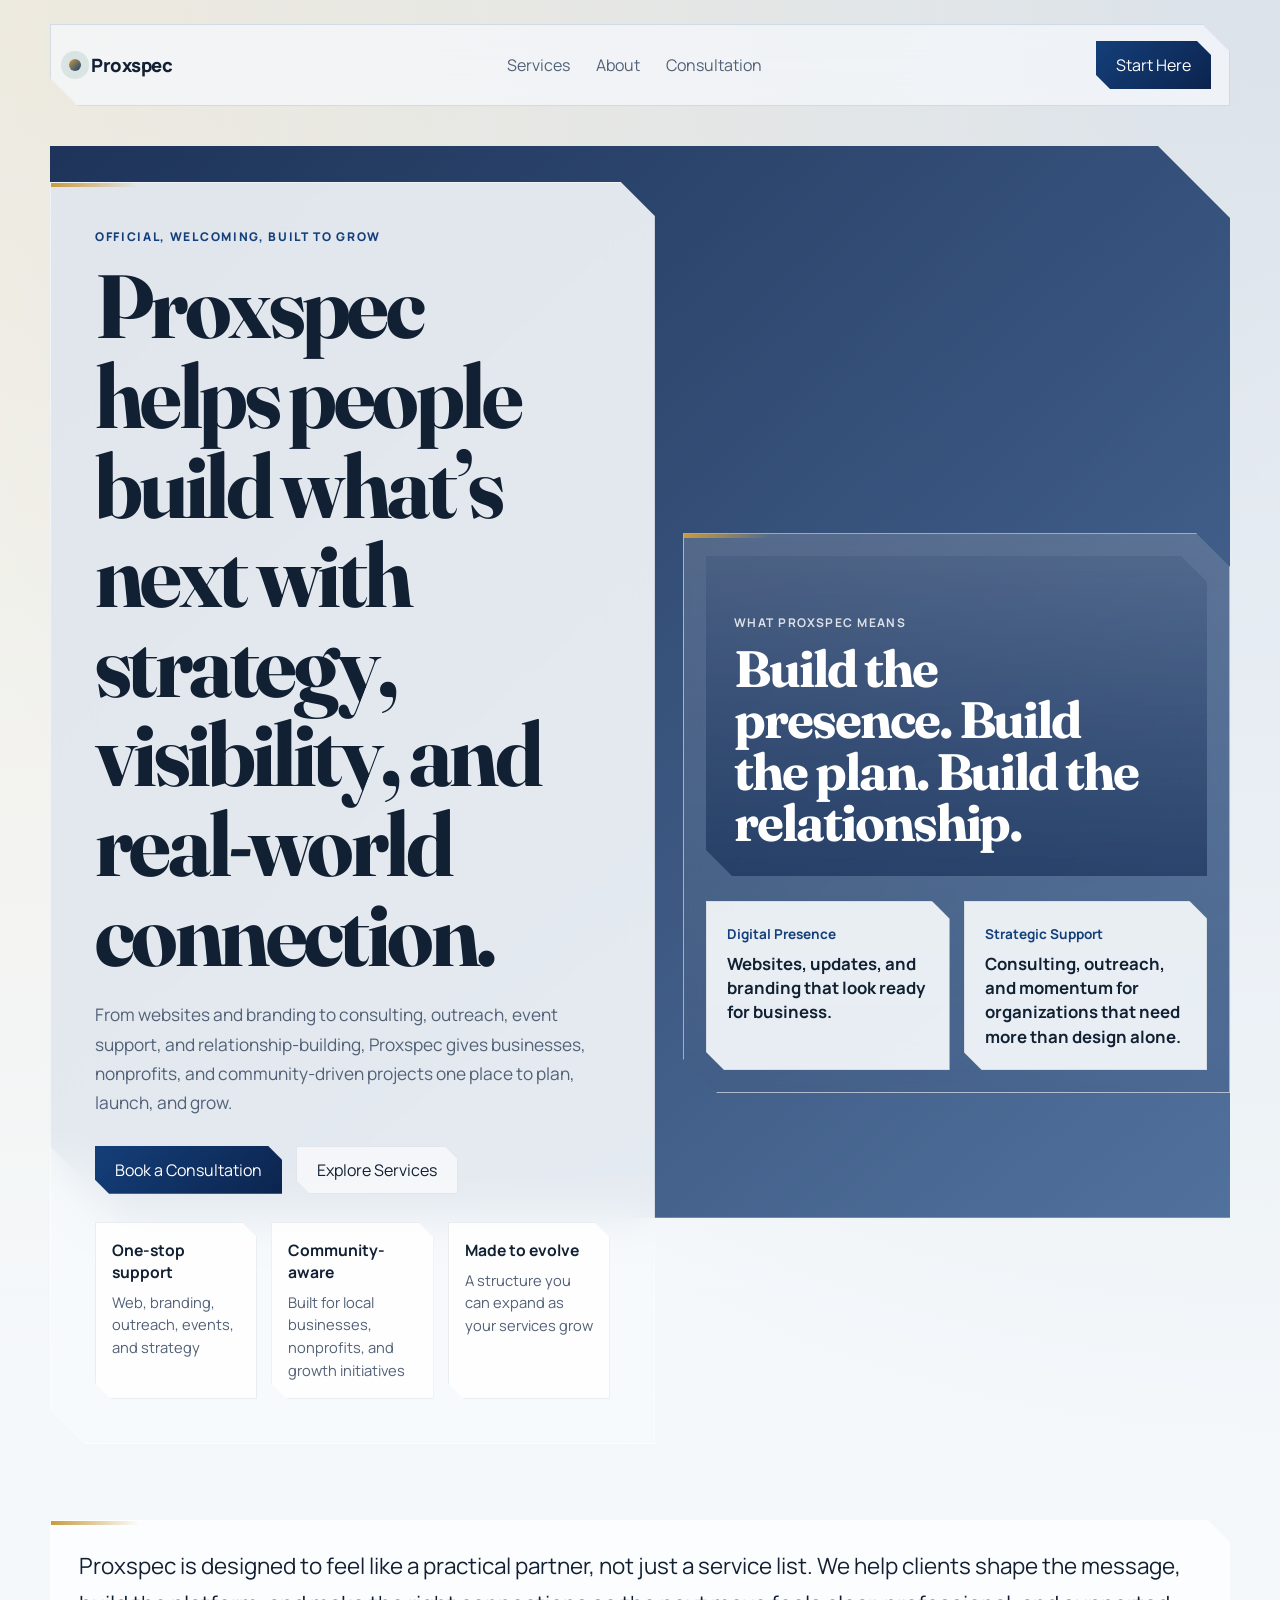
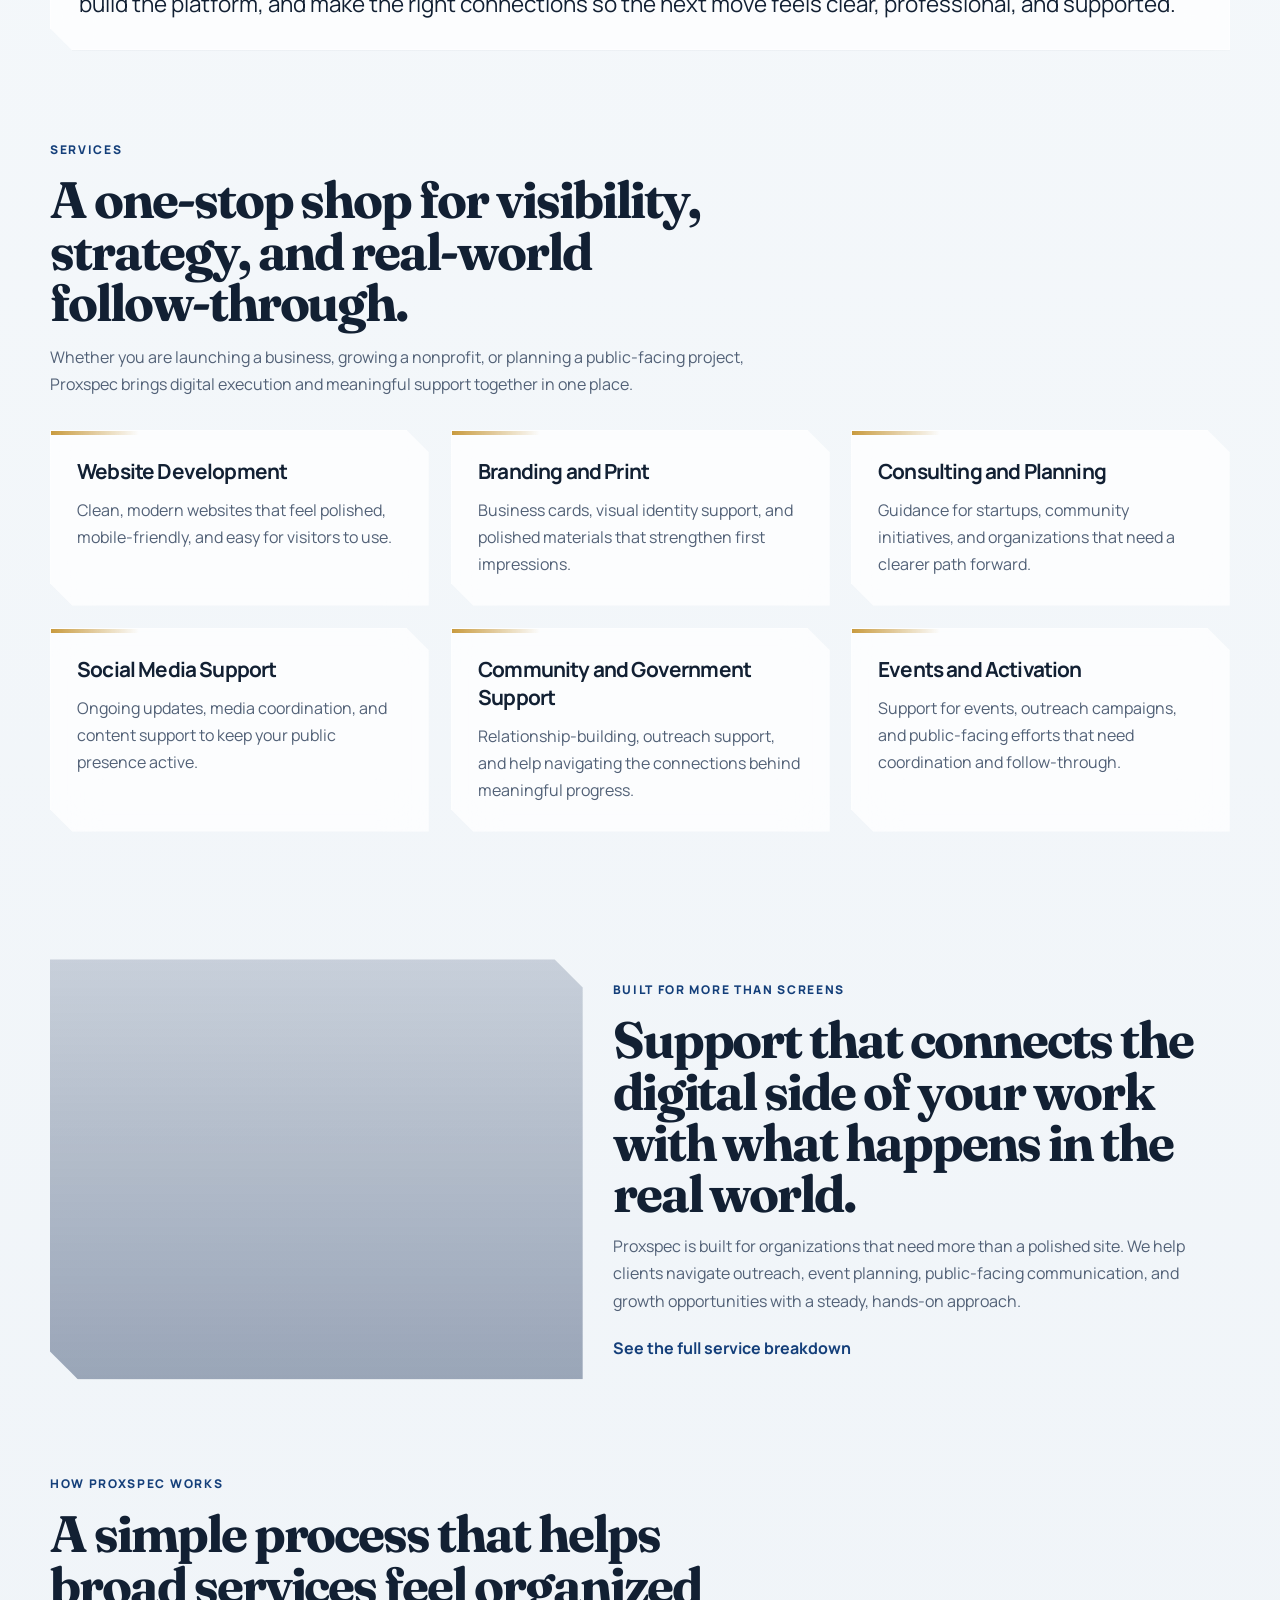
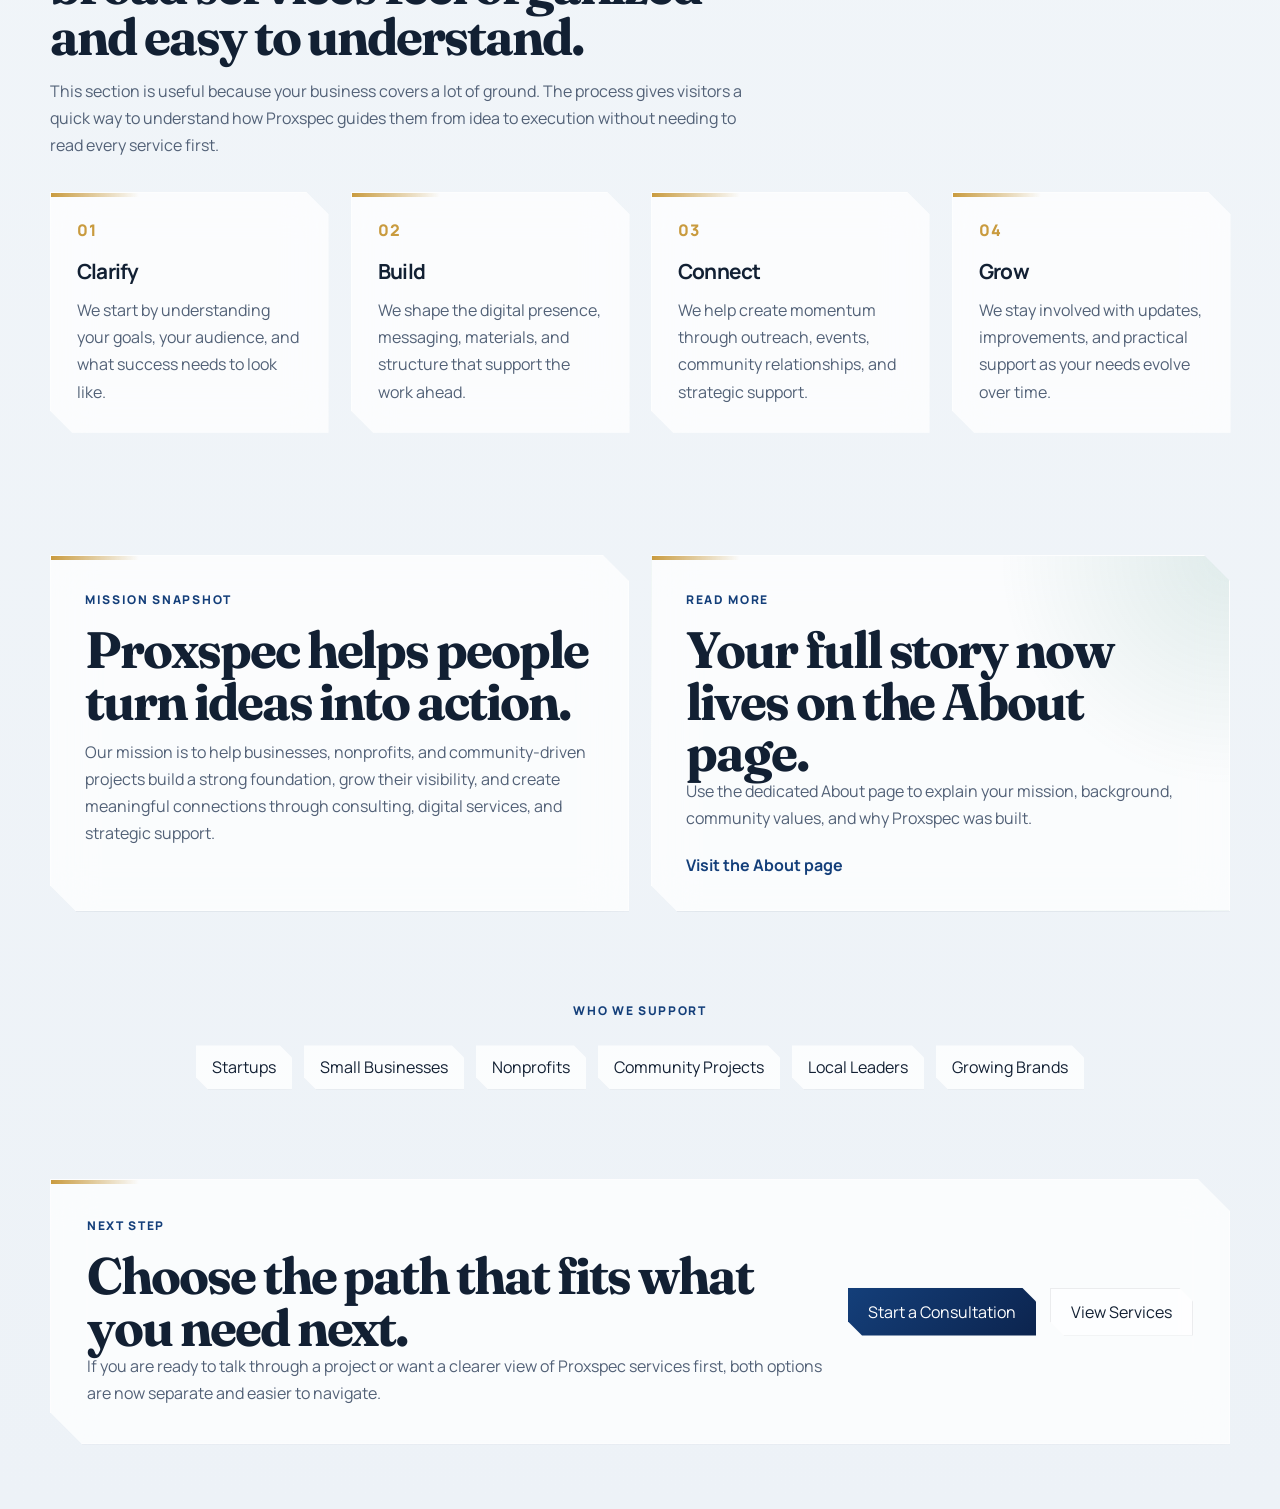
<file: index.html>
<!DOCTYPE html>
<html lang="en">
<head>
  <meta charset="UTF-8">
  <meta name="viewport" content="width=device-width, initial-scale=1.0">
  <title>Proxspec | Strategy, Presence, and Connection</title>
  <meta
    name="description"
    content="Proxspec helps businesses, nonprofits, and community-driven projects grow through websites, branding, consulting, outreach, and strategic support."
  >
  <link rel="preconnect" href="https://fonts.googleapis.com">
  <link rel="preconnect" href="https://fonts.gstatic.com" crossorigin>
  <link
    href="https://fonts.googleapis.com/css2?family=Manrope:wght@400;500;600;700;800&family=Fraunces:opsz,wght@9..144,600;9..144,700&display=swap"
    rel="stylesheet"
  >
  <link rel="stylesheet" href="styles.css">
</head>
<body>
  <div class="page-shell">
    <header class="site-header">
      <div class="brand-mark">
        <span class="brand-mark__dot"></span>
        <a class="brand-mark__name" href="index.html">Proxspec</a>
      </div>
      <nav class="site-nav" aria-label="Primary">
        <a href="services.html">Services</a>
        <a href="about.html">About</a>
        <a href="consultation.html">Consultation</a>
      </nav>
      <a class="header-cta" href="consultation.html">Start Here</a>
      <button class="menu-toggle" type="button" aria-expanded="false" aria-controls="mobile-menu">
        <span></span>
        <span></span>
      </button>
    </header>

    <div class="mobile-menu" id="mobile-menu">
      <a href="services.html">Services</a>
      <a href="about.html">About</a>
      <a href="consultation.html">Consultation</a>
    </div>

    <main>
      <section class="hero section">
        <div class="hero__backdrop"></div>
        <div class="hero__content reveal">
          <p class="eyebrow">Official, Welcoming, Built to Grow</p>
          <h1>Proxspec helps people build what’s next with strategy, visibility, and real-world connection.</h1>
          <p class="hero__lede">
            From websites and branding to consulting, outreach, event support, and relationship-building, Proxspec
            gives businesses, nonprofits, and community-driven projects one place to plan, launch, and grow.
          </p>
          <div class="hero__actions">
            <a class="button button--primary" href="consultation.html">Book a Consultation</a>
            <a class="button button--secondary" href="services.html">Explore Services</a>
          </div>
          <div class="hero__metrics" aria-label="Proxspec strengths">
            <article>
              <strong>One-stop support</strong>
              <span>Web, branding, outreach, events, and strategy</span>
            </article>
            <article>
              <strong>Community-aware</strong>
              <span>Built for local businesses, nonprofits, and growth initiatives</span>
            </article>
            <article>
              <strong>Made to evolve</strong>
              <span>A structure you can expand as your services grow</span>
            </article>
          </div>
        </div>
        <div class="hero__visual reveal reveal--delay">
          <div class="hero-photo-panel">
            <div class="hero-photo-panel__overlay">
              <p class="hero-photo-panel__eyebrow">What Proxspec Means</p>
              <h2>Build the presence. Build the plan. Build the relationship.</h2>
            </div>
          </div>
          <div class="hero-stack">
            <div class="hero-card hero-card--primary floating">
              <span class="hero-card__label">Digital Presence</span>
              <strong>Websites, updates, and branding that look ready for business.</strong>
            </div>
            <div class="hero-card hero-card--secondary floating floating--slow">
              <span class="hero-card__label">Strategic Support</span>
              <strong>Consulting, outreach, and momentum for organizations that need more than design alone.</strong>
            </div>
          </div>
        </div>
      </section>

      <section class="section intro-band reveal">
        <p>
          Proxspec is designed to feel like a practical partner, not just a service list. We help clients shape the
          message, build the platform, and make the right connections so the next move feels clear, professional, and supported.
        </p>
      </section>

      <section class="section services" id="services">
        <div class="section-heading reveal">
          <p class="eyebrow">Services</p>
          <h2>A one-stop shop for visibility, strategy, and real-world follow-through.</h2>
          <p>
            Whether you are launching a business, growing a nonprofit, or planning a public-facing project, Proxspec
            brings digital execution and meaningful support together in one place.
          </p>
        </div>
        <div class="service-grid">
          <a class="service-card reveal" href="services/web-development.html">
            <h3>Website Development</h3>
            <p>Clean, modern websites that feel polished, mobile-friendly, and easy for visitors to use.</p>
          </a>
          <a class="service-card reveal" href="services/branding-print.html">
            <h3>Branding and Print</h3>
            <p>Business cards, visual identity support, and polished materials that strengthen first impressions.</p>
          </a>
          <a class="service-card reveal" href="services/consulting-planning.html">
            <h3>Consulting and Planning</h3>
            <p>Guidance for startups, community initiatives, and organizations that need a clearer path forward.</p>
          </a>
          <a class="service-card reveal" href="services/social-media-support.html">
            <h3>Social Media Support</h3>
            <p>Ongoing updates, media coordination, and content support to keep your public presence active.</p>
          </a>
          <a class="service-card reveal" href="services/community-government-support.html">
            <h3>Community and Government Support</h3>
            <p>Relationship-building, outreach support, and help navigating the connections behind meaningful progress.</p>
          </a>
          <a class="service-card reveal" href="services/events-activation.html">
            <h3>Events and Activation</h3>
            <p>Support for events, outreach campaigns, and public-facing efforts that need coordination and follow-through.</p>
          </a>
        </div>
      </section>

      <section class="section visual-band reveal">
        <div class="visual-band__image visual-band__image--city"></div>
        <div class="visual-band__content">
          <p class="eyebrow">Built for More Than Screens</p>
          <h2>Support that connects the digital side of your work with what happens in the real world.</h2>
          <p>
            Proxspec is built for organizations that need more than a polished site. We help clients navigate outreach,
            event planning, public-facing communication, and growth opportunities with a steady, hands-on approach.
          </p>
          <a class="text-link" href="services.html">See the full service breakdown</a>
        </div>
      </section>

      <section class="section approach">
        <div class="section-heading reveal">
          <p class="eyebrow">How Proxspec Works</p>
          <h2>A simple process that helps broad services feel organized and easy to understand.</h2>
          <p>
            This section is useful because your business covers a lot of ground. The process gives visitors a quick way
            to understand how Proxspec guides them from idea to execution without needing to read every service first.
          </p>
        </div>
        <div class="approach-steps">
          <article class="step-card reveal">
            <span class="step-card__number">01</span>
            <h3>Clarify</h3>
            <p>We start by understanding your goals, your audience, and what success needs to look like.</p>
          </article>
          <article class="step-card reveal">
            <span class="step-card__number">02</span>
            <h3>Build</h3>
            <p>We shape the digital presence, messaging, materials, and structure that support the work ahead.</p>
          </article>
          <article class="step-card reveal">
            <span class="step-card__number">03</span>
            <h3>Connect</h3>
            <p>We help create momentum through outreach, events, community relationships, and strategic support.</p>
          </article>
          <article class="step-card reveal">
            <span class="step-card__number">04</span>
            <h3>Grow</h3>
            <p>We stay involved with updates, improvements, and practical support as your needs evolve over time.</p>
          </article>
        </div>
      </section>

      <section class="section story-grid">
        <div class="story-panel reveal">
          <p class="eyebrow">Mission Snapshot</p>
          <h2>Proxspec helps people turn ideas into action.</h2>
          <p>
            Our mission is to help businesses, nonprofits, and community-driven projects build a strong foundation,
            grow their visibility, and create meaningful connections through consulting, digital services, and strategic support.
          </p>
        </div>
        <div class="story-panel story-panel--soft reveal reveal--delay">
          <p class="eyebrow">Read More</p>
          <h2>Your full story now lives on the About page.</h2>
          <p>
            Use the dedicated About page to explain your mission, background, community values, and why Proxspec was built.
          </p>
          <a class="text-link" href="about.html">Visit the About page</a>
        </div>
      </section>

      <section class="section audience-band reveal">
        <p class="eyebrow">Who We Support</p>
        <div class="audience-band__items">
          <span>Startups</span>
          <span>Small Businesses</span>
          <span>Nonprofits</span>
          <span>Community Projects</span>
          <span>Local Leaders</span>
          <span>Growing Brands</span>
        </div>
      </section>

      <section class="section contact-callout reveal" id="contact">
        <div class="contact-callout__content">
          <p class="eyebrow">Next Step</p>
          <h2>Choose the path that fits what you need next.</h2>
          <p>
            If you are ready to talk through a project or want a clearer view of Proxspec services first, both options
            are now separate and easier to navigate.
          </p>
        </div>
        <div class="contact-actions">
          <a class="button button--primary" href="consultation.html">Start a Consultation</a>
          <a class="button button--secondary" href="services.html">View Services</a>
        </div>
      </section>
    </main>
  </div>

  <script src="script.js"></script>
</body>
</html>
</file>
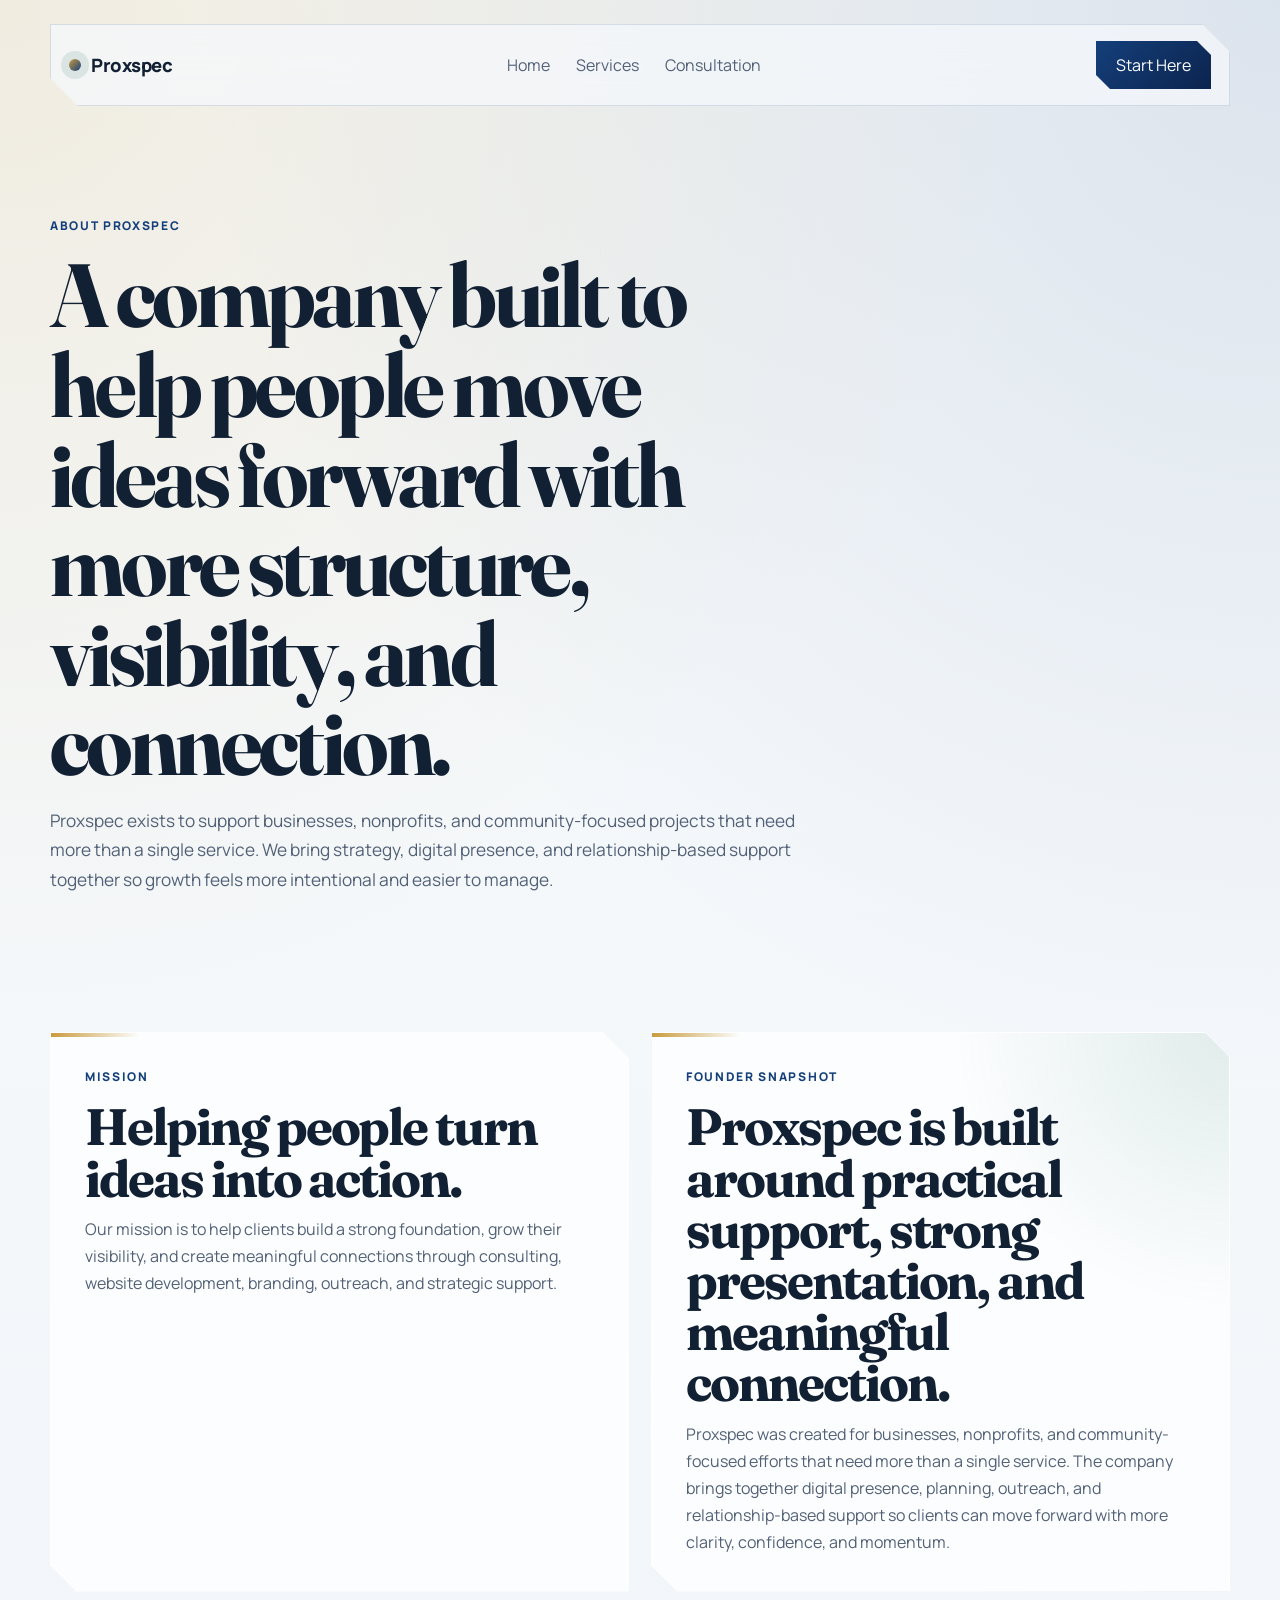
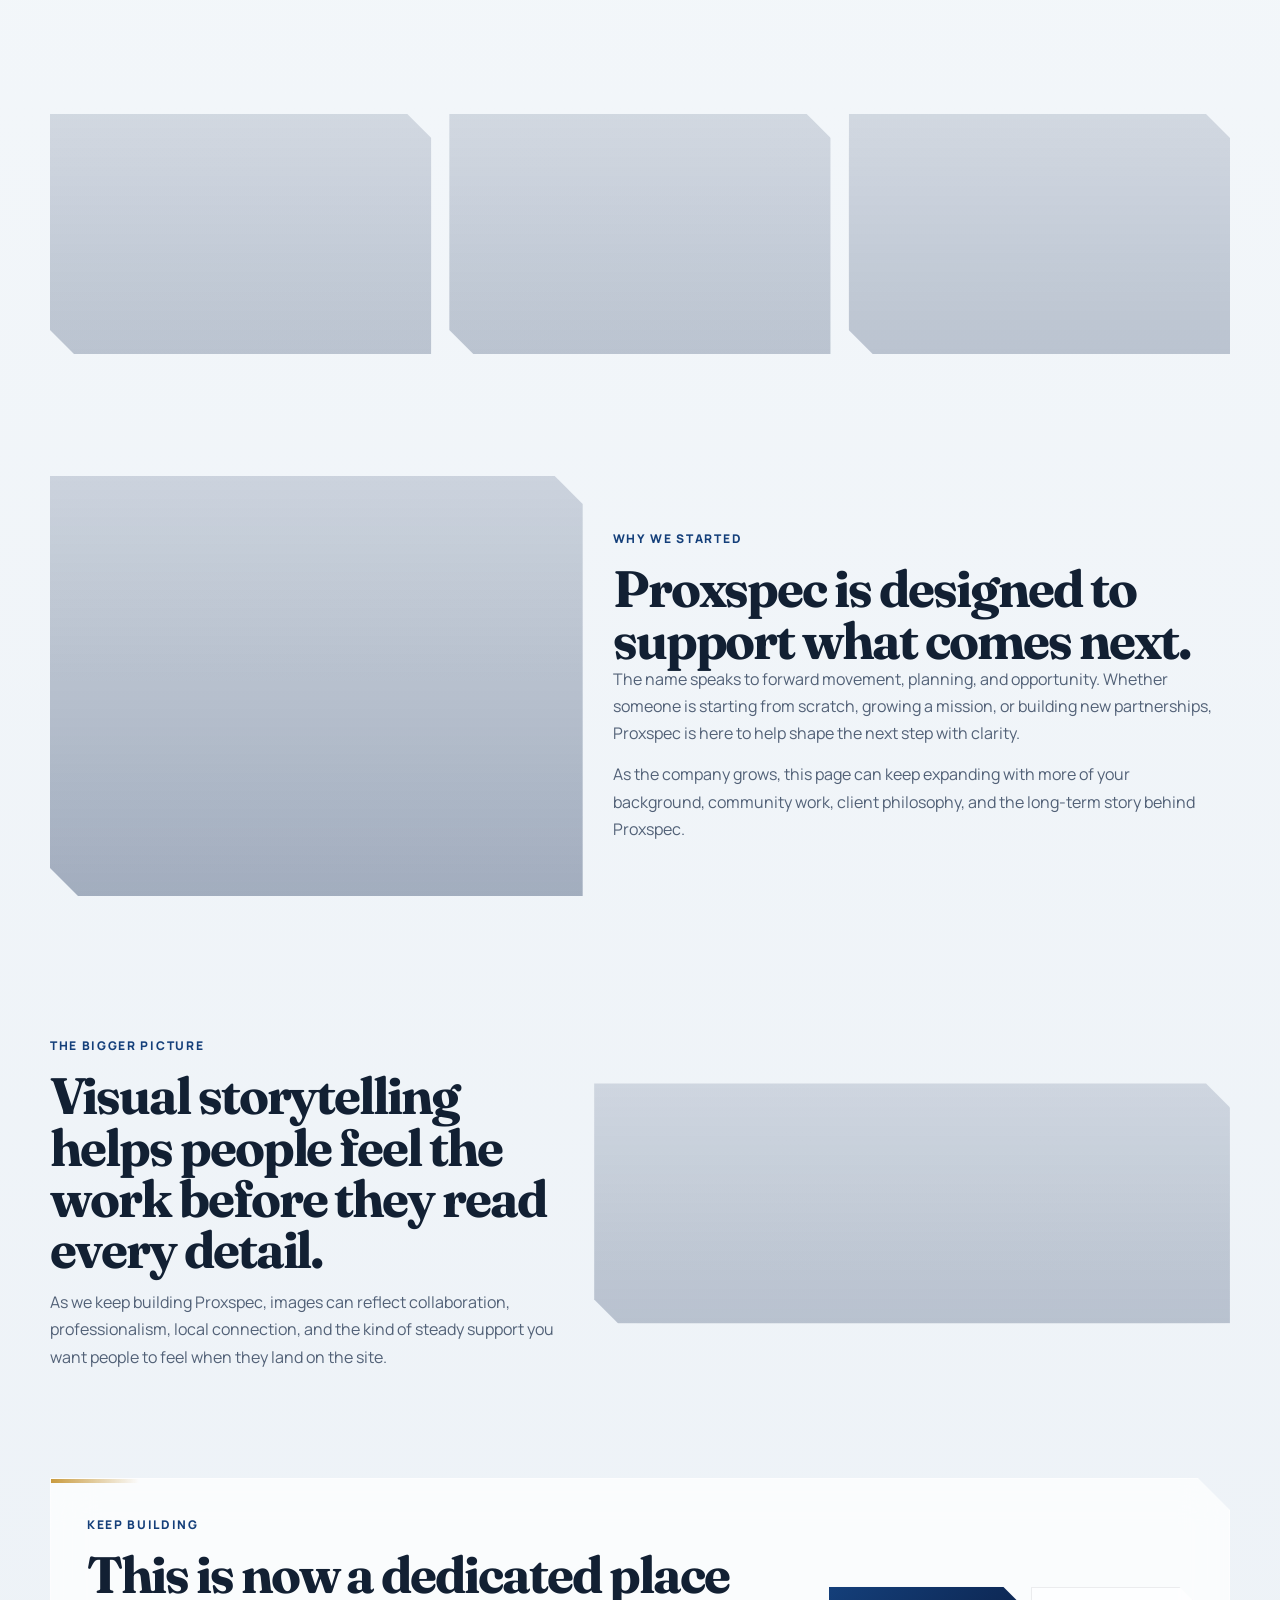
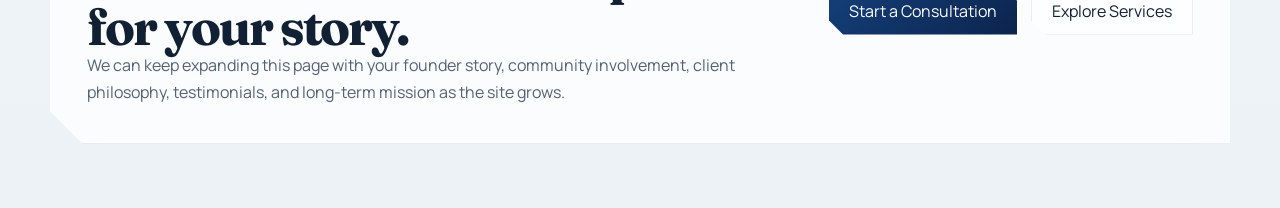
<file: about.html>
<!DOCTYPE html>
<html lang="en">
<head>
  <meta charset="UTF-8">
  <meta name="viewport" content="width=device-width, initial-scale=1.0">
  <title>About | Proxspec</title>
  <meta
    name="description"
    content="Learn more about Proxspec, our mission, and the thinking behind our work in strategy, websites, consulting, outreach, and growth support."
  >
  <link rel="preconnect" href="https://fonts.googleapis.com">
  <link rel="preconnect" href="https://fonts.gstatic.com" crossorigin>
  <link
    href="https://fonts.googleapis.com/css2?family=Manrope:wght@400;500;600;700;800&family=Fraunces:opsz,wght@9..144,600;9..144,700&display=swap"
    rel="stylesheet"
  >
  <link rel="stylesheet" href="styles.css">
</head>
<body>
  <div class="page-shell">
    <header class="site-header">
      <div class="brand-mark">
        <span class="brand-mark__dot"></span>
        <a class="brand-mark__name" href="index.html">Proxspec</a>
      </div>
      <nav class="site-nav" aria-label="Primary">
        <a href="index.html">Home</a>
        <a href="services.html">Services</a>
        <a href="consultation.html">Consultation</a>
      </nav>
      <a class="header-cta" href="consultation.html">Start Here</a>
      <button class="menu-toggle" type="button" aria-expanded="false" aria-controls="mobile-menu">
        <span></span>
        <span></span>
      </button>
    </header>

    <div class="mobile-menu" id="mobile-menu">
      <a href="index.html">Home</a>
      <a href="services.html">Services</a>
      <a href="consultation.html">Consultation</a>
    </div>

    <main class="inner-page">
      <section class="page-hero reveal">
        <p class="eyebrow">About Proxspec</p>
        <h1>A company built to help people move ideas forward with more structure, visibility, and connection.</h1>
        <p class="page-hero__lede">
          Proxspec exists to support businesses, nonprofits, and community-focused projects that need more than a
          single service. We bring strategy, digital presence, and relationship-based support together so growth feels
          more intentional and easier to manage.
        </p>
      </section>

      <section class="section story-grid">
        <article class="story-panel reveal">
          <p class="eyebrow">Mission</p>
          <h2>Helping people turn ideas into action.</h2>
          <p>
            Our mission is to help clients build a strong foundation, grow their visibility, and create meaningful
            connections through consulting, website development, branding, outreach, and strategic support.
          </p>
        </article>
        <article class="story-panel story-panel--soft reveal reveal--delay">
          <p class="eyebrow">Founder Snapshot</p>
          <h2>Proxspec is built around practical support, strong presentation, and meaningful connection.</h2>
          <p>
            Proxspec was created for businesses, nonprofits, and community-focused efforts that need more than a single
            service. The company brings together digital presence, planning, outreach, and relationship-based support
            so clients can move forward with more clarity, confidence, and momentum.
          </p>
        </article>
      </section>

      <section class="section image-triptych reveal">
        <div class="image-triptych__item image-triptych__item--community"></div>
        <div class="image-triptych__item image-triptych__item--meeting"></div>
        <div class="image-triptych__item image-triptych__item--planning"></div>
      </section>

      <section class="section visual-band reveal">
        <div class="visual-band__image visual-band__image--about-story"></div>
        <div class="visual-band__content">
          <p class="eyebrow">Why We Started</p>
          <h2>Proxspec is designed to support what comes next.</h2>
          <p>
            The name speaks to forward movement, planning, and opportunity. Whether someone is starting from scratch,
            growing a mission, or building new partnerships, Proxspec is here to help shape the next step with clarity.
          </p>
          <p>
            As the company grows, this page can keep expanding with more of your background, community work, client
            philosophy, and the long-term story behind Proxspec.
          </p>
        </div>
      </section>

      <section class="section split-feature reveal">
        <div class="split-feature__content">
          <p class="eyebrow">The Bigger Picture</p>
          <h2>Visual storytelling helps people feel the work before they read every detail.</h2>
          <p>
            As we keep building Proxspec, images can reflect collaboration, professionalism, local connection, and the
            kind of steady support you want people to feel when they land on the site.
          </p>
        </div>
        <div class="split-feature__image split-feature__image--team"></div>
      </section>

      <section class="section contact-callout reveal">
        <div class="contact-callout__content">
          <p class="eyebrow">Keep Building</p>
          <h2>This is now a dedicated place for your story.</h2>
          <p>
            We can keep expanding this page with your founder story, community involvement, client philosophy,
            testimonials, and long-term mission as the site grows.
          </p>
        </div>
        <div class="contact-actions">
          <a class="button button--primary" href="consultation.html">Start a Consultation</a>
          <a class="button button--secondary" href="services.html">Explore Services</a>
        </div>
      </section>
    </main>
  </div>

  <script src="script.js"></script>
</body>
</html>
</file>
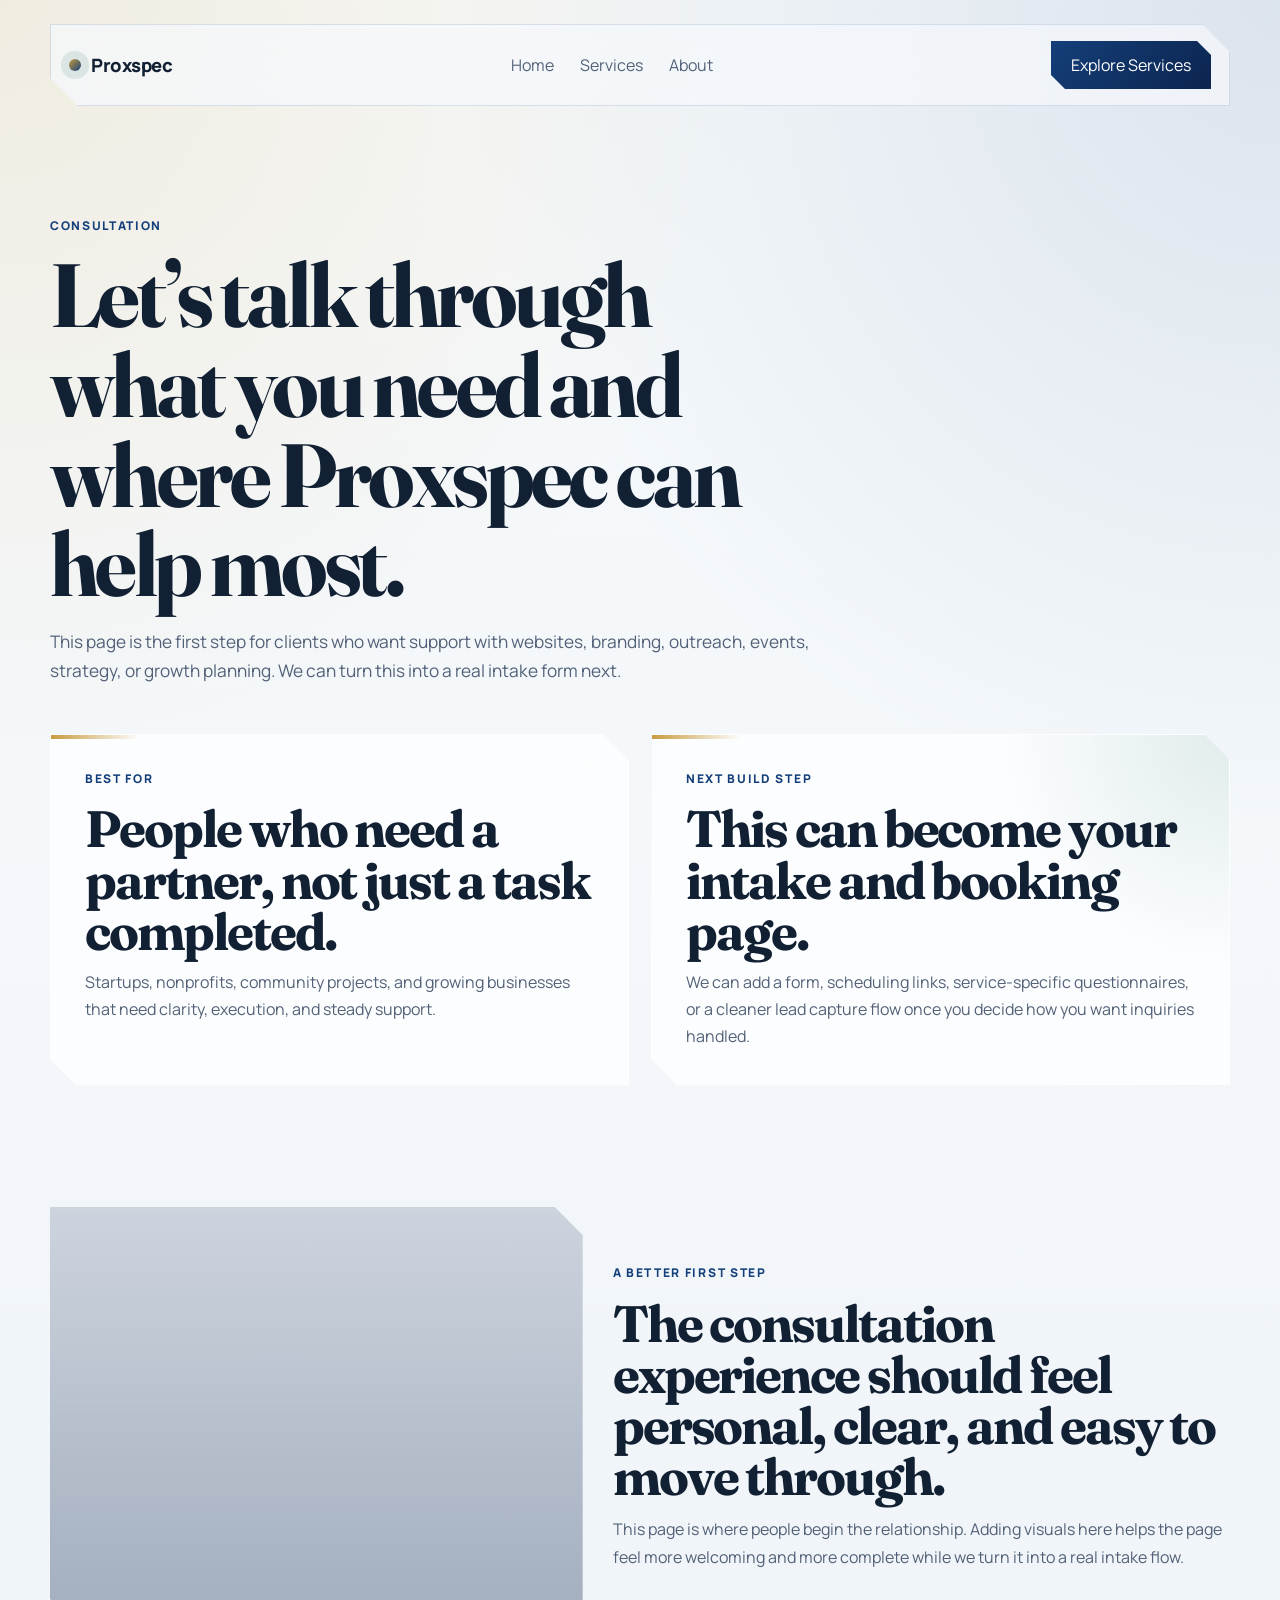
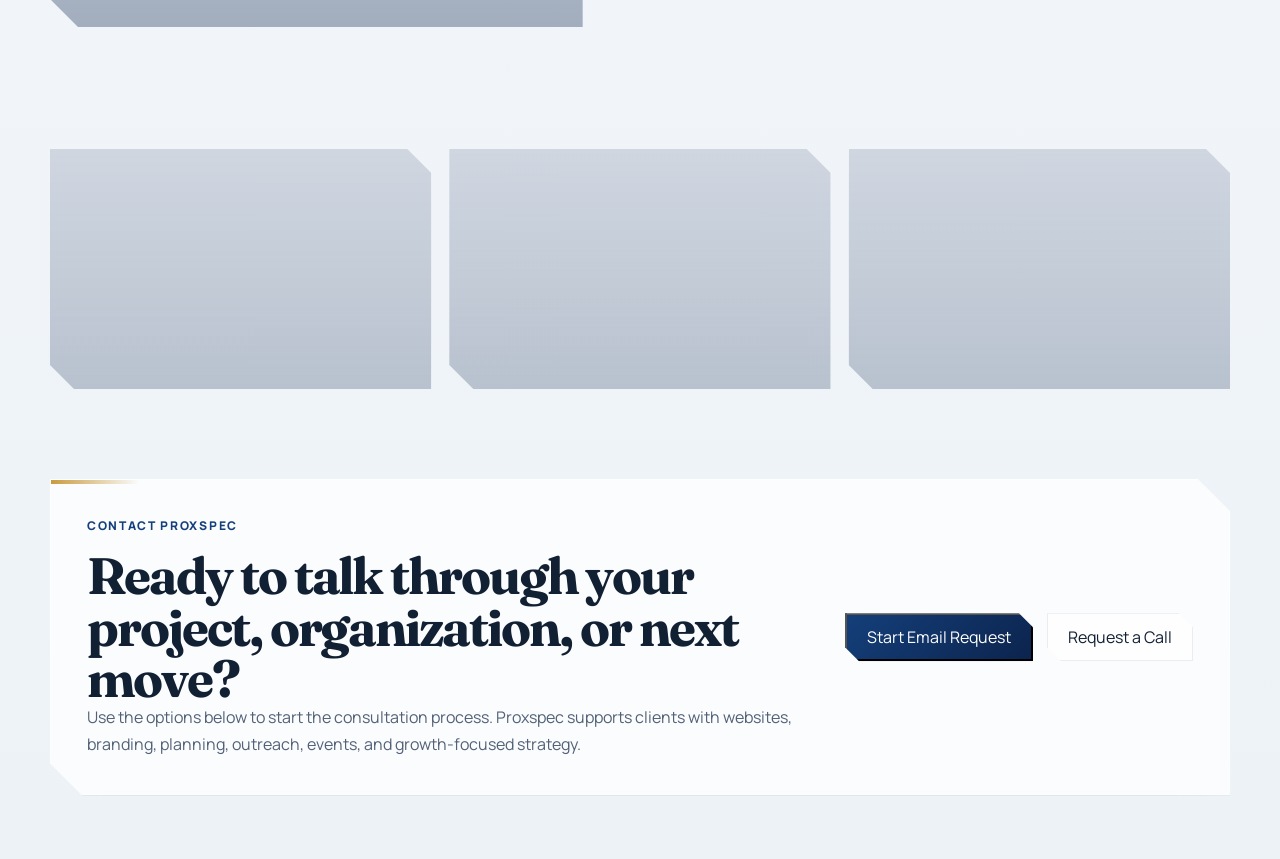
<file: consultation.html>
<!DOCTYPE html>
<html lang="en">
<head>
  <meta charset="UTF-8">
  <meta name="viewport" content="width=device-width, initial-scale=1.0">
  <title>Consultation | Proxspec</title>
  <meta
    name="description"
    content="Start a consultation with Proxspec for websites, branding, consulting, outreach, events, and strategic support."
  >
  <link rel="preconnect" href="https://fonts.googleapis.com">
  <link rel="preconnect" href="https://fonts.gstatic.com" crossorigin>
  <link
    href="https://fonts.googleapis.com/css2?family=Manrope:wght@400;500;600;700;800&family=Fraunces:opsz,wght@9..144,600;9..144,700&display=swap"
    rel="stylesheet"
  >
  <link rel="stylesheet" href="styles.css">
</head>
<body>
  <div class="page-shell">
    <header class="site-header">
      <div class="brand-mark">
        <span class="brand-mark__dot"></span>
        <a class="brand-mark__name" href="index.html">Proxspec</a>
      </div>
      <nav class="site-nav" aria-label="Primary">
        <a href="index.html">Home</a>
        <a href="services.html">Services</a>
        <a href="about.html">About</a>
      </nav>
      <a class="header-cta" href="services.html">Explore Services</a>
      <button class="menu-toggle" type="button" aria-expanded="false" aria-controls="mobile-menu">
        <span></span>
        <span></span>
      </button>
    </header>

    <div class="mobile-menu" id="mobile-menu">
      <a href="index.html">Home</a>
      <a href="services.html">Services</a>
      <a href="about.html">About</a>
    </div>

    <main class="inner-page">
      <section class="page-hero reveal">
        <p class="eyebrow">Consultation</p>
        <h1>Let’s talk through what you need and where Proxspec can help most.</h1>
        <p class="page-hero__lede">
          This page is the first step for clients who want support with websites, branding, outreach, events, strategy,
          or growth planning. We can turn this into a real intake form next.
        </p>
      </section>

      <section class="section consultation-grid">
        <article class="story-panel reveal">
          <p class="eyebrow">Best For</p>
          <h2>People who need a partner, not just a task completed.</h2>
          <p>Startups, nonprofits, community projects, and growing businesses that need clarity, execution, and steady support.</p>
        </article>
        <article class="story-panel story-panel--soft reveal reveal--delay">
          <p class="eyebrow">Next Build Step</p>
          <h2>This can become your intake and booking page.</h2>
          <p>We can add a form, scheduling links, service-specific questionnaires, or a cleaner lead capture flow once you decide how you want inquiries handled.</p>
        </article>
      </section>

      <section class="section visual-band reveal">
        <div class="visual-band__image visual-band__image--consultation"></div>
        <div class="visual-band__content">
          <p class="eyebrow">A Better First Step</p>
          <h2>The consultation experience should feel personal, clear, and easy to move through.</h2>
          <p>
            This page is where people begin the relationship. Adding visuals here helps the page feel more welcoming
            and more complete while we turn it into a real intake flow.
          </p>
        </div>
      </section>

      <section class="section image-triptych reveal">
        <div class="image-triptych__item image-triptych__item--workspace"></div>
        <div class="image-triptych__item image-triptych__item--conversation"></div>
        <div class="image-triptych__item image-triptych__item--city"></div>
      </section>

      <section class="section contact-callout reveal">
        <div class="contact-callout__content">
          <p class="eyebrow">Contact Proxspec</p>
          <h2>Ready to talk through your project, organization, or next move?</h2>
          <p>Use the options below to start the consultation process. Proxspec supports clients with websites, branding, planning, outreach, events, and growth-focused strategy.</p>
        </div>
        <div class="contact-actions">
          <button class="button button--primary consultation-trigger" type="button" data-contact-method="email">Start Email Request</button>
          <button class="button button--secondary consultation-trigger" type="button" data-contact-method="call">Request a Call</button>
        </div>
      </section>

      <section class="section request-panel reveal" id="request-form-section" hidden>
        <div class="request-panel__intro">
          <p class="eyebrow">Request Form</p>
          <h2>Tell Proxspec what you need and how you want to be contacted.</h2>
          <p>Fill this out and Proxspec can save your request for follow-up and review.</p>
        </div>

        <iframe name="consultation-submit-frame" class="submit-frame" title="Hidden submission frame"></iframe>

        <form
          id="consultation-submit-relay"
          action="https://script.google.com/macros/s/AKfycbxKzoAkp9XJ2SyZ-NX6tiknx3Ajt2HQnDfWClol7EuDvQaIDTf7xDFkkPo5AXVarlkr/exec"
          method="post"
          target="consultation-submit-frame"
          class="submit-relay"
        >
          <input type="hidden" name="name">
          <input type="hidden" name="organization">
          <input type="hidden" name="email">
          <input type="hidden" name="phone">
          <input type="hidden" name="service">
          <input type="hidden" name="preferred_contact">
          <input type="hidden" name="details">
        </form>

        <form
          class="request-form"
          id="consultation-request-form"
        >
          <div class="request-form__grid">
            <label class="field">
              <span>Your Name</span>
              <input type="text" name="name" autocomplete="name" required>
            </label>
            <label class="field">
              <span>Business or Organization</span>
              <input type="text" name="organization" autocomplete="organization">
            </label>
          </div>

          <div class="request-form__grid">
            <label class="field">
              <span>Your Email</span>
              <input type="email" name="email" autocomplete="email" required>
            </label>
            <label class="field">
              <span>Your Phone</span>
              <input type="tel" name="phone" autocomplete="tel">
            </label>
          </div>

          <div class="request-form__grid">
            <label class="field">
              <span>Service You’re Interested In</span>
              <select name="service">
                <option value="General consultation">General consultation</option>
                <option value="Website development">Website development</option>
                <option value="Branding and print">Branding and print</option>
                <option value="Consulting and planning">Consulting and planning</option>
                <option value="Social media support">Social media support</option>
                <option value="Community and government support">Community and government support</option>
                <option value="Events and activation">Events and activation</option>
              </select>
            </label>
            <label class="field">
              <span>Preferred Contact</span>
              <select name="preferred_contact" id="preferred-contact">
                <option value="Email">Email</option>
                <option value="Call">Call</option>
                <option value="Either">Either</option>
              </select>
            </label>
          </div>

          <label class="field">
            <span>What do you need help with?</span>
            <textarea name="details" rows="6" required></textarea>
          </label>

          <div class="request-form__actions">
            <button class="button button--primary" type="submit">Continue Request</button>
            <p class="request-form__note" id="request-form-note">Once connected, this form can send your request directly into Proxspec's system.</p>
          </div>
          <p class="request-form__status" id="request-form-status" aria-live="polite"></p>
        </form>
      </section>
    </main>
  </div>

  <script src="script.js"></script>
</body>
</html>
</file>
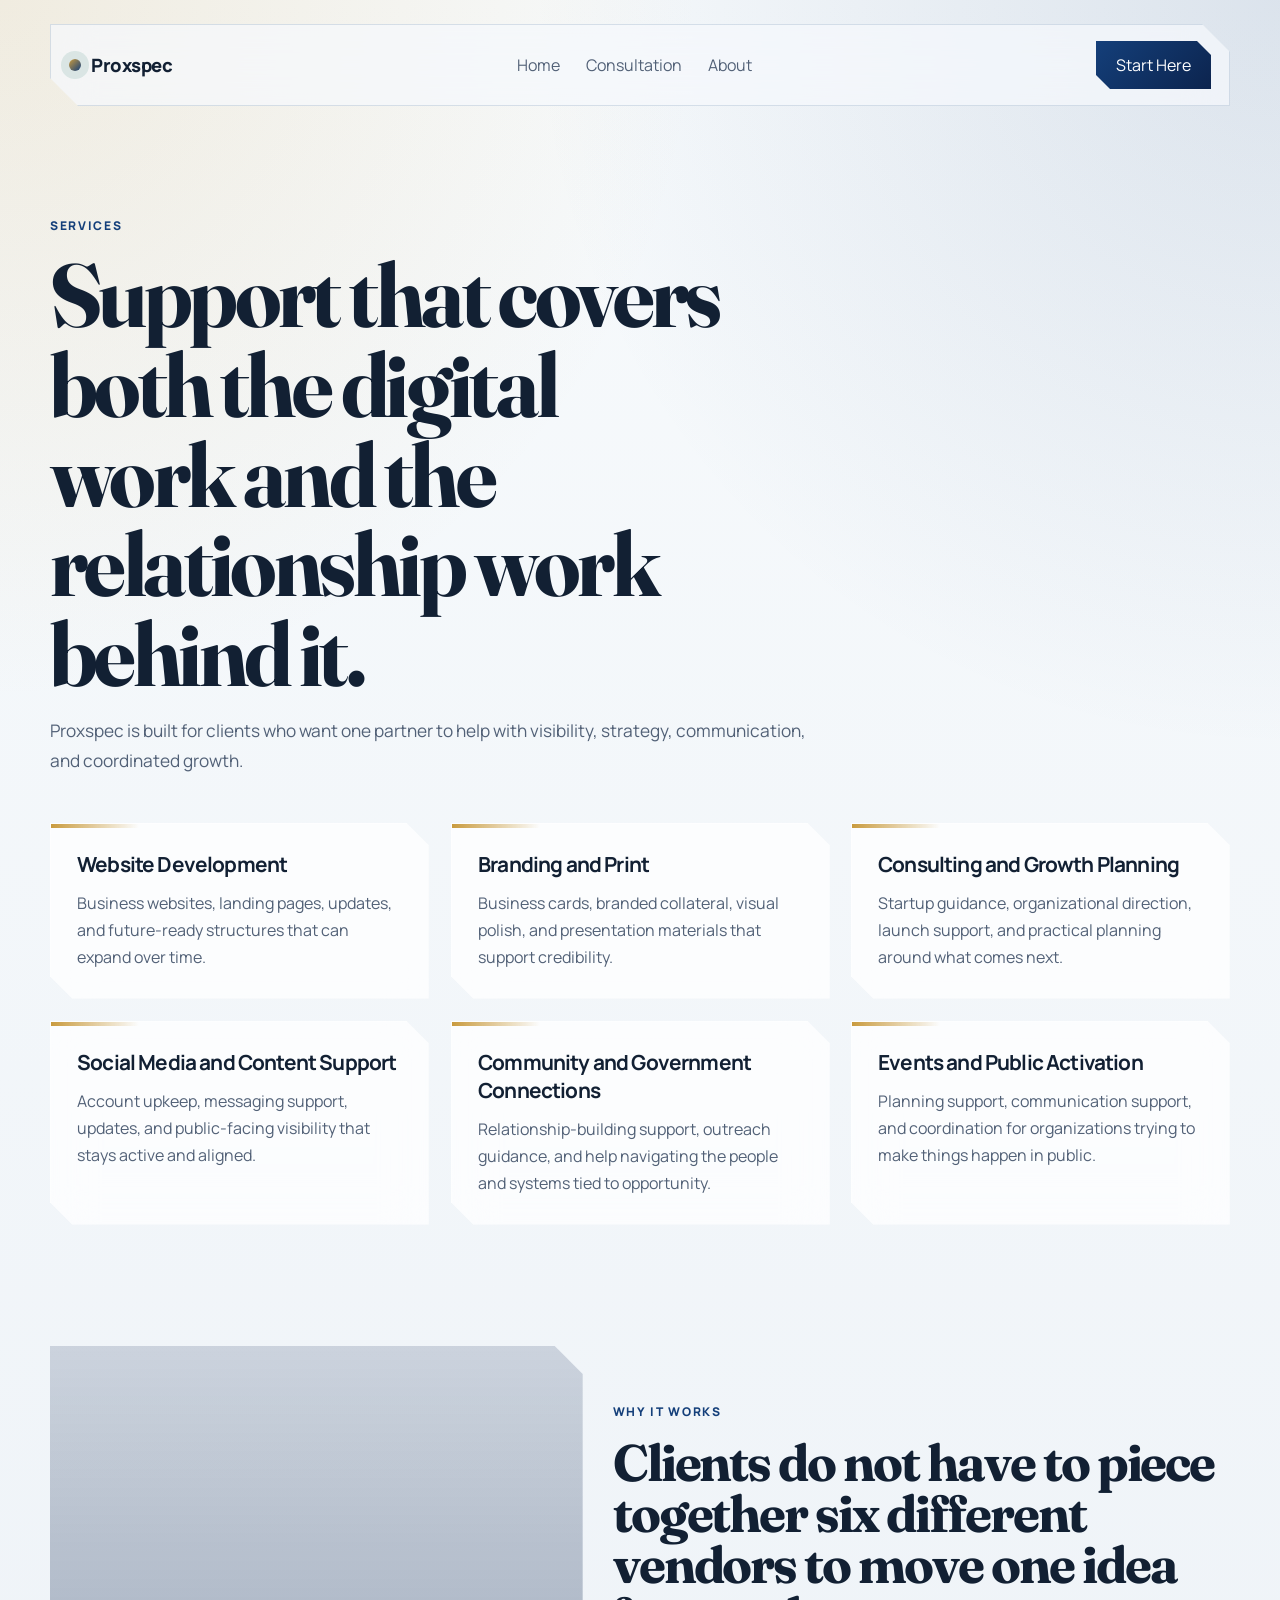
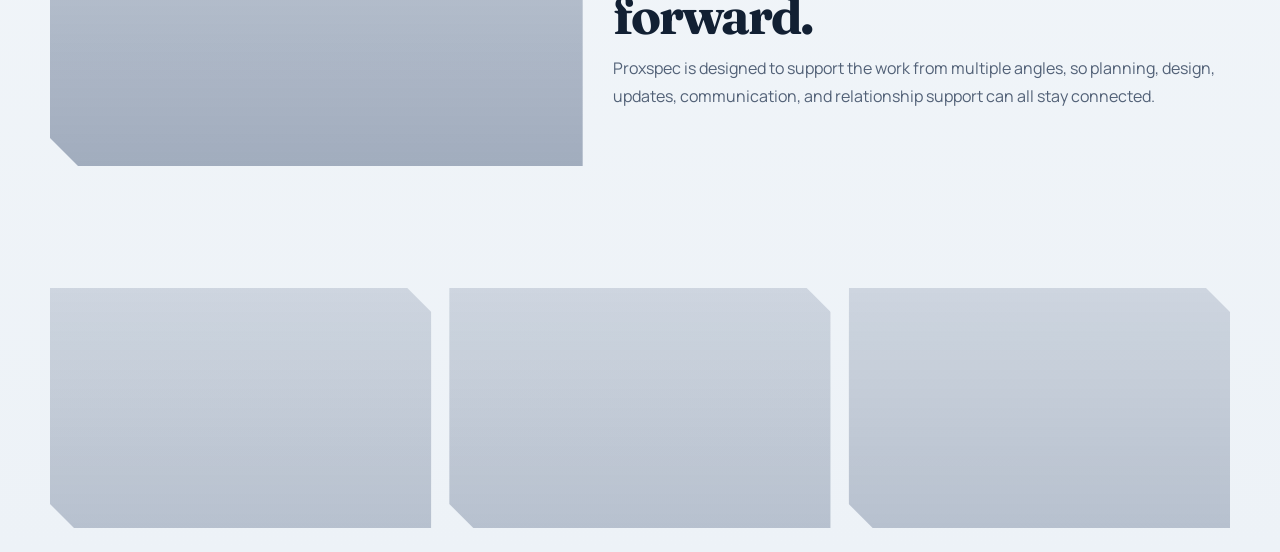
<file: services.html>
<!DOCTYPE html>
<html lang="en">
<head>
  <meta charset="UTF-8">
  <meta name="viewport" content="width=device-width, initial-scale=1.0">
  <title>Services | Proxspec</title>
  <meta
    name="description"
    content="Explore Proxspec services in website development, branding, consulting, outreach, social media, events, and strategic support."
  >
  <link rel="preconnect" href="https://fonts.googleapis.com">
  <link rel="preconnect" href="https://fonts.gstatic.com" crossorigin>
  <link
    href="https://fonts.googleapis.com/css2?family=Manrope:wght@400;500;600;700;800&family=Fraunces:opsz,wght@9..144,600;9..144,700&display=swap"
    rel="stylesheet"
  >
  <link rel="stylesheet" href="styles.css">
</head>
<body>
  <div class="page-shell">
    <header class="site-header">
      <div class="brand-mark">
        <span class="brand-mark__dot"></span>
        <a class="brand-mark__name" href="index.html">Proxspec</a>
      </div>
      <nav class="site-nav" aria-label="Primary">
        <a href="index.html">Home</a>
        <a href="consultation.html">Consultation</a>
        <a href="about.html">About</a>
      </nav>
      <a class="header-cta" href="consultation.html">Start Here</a>
      <button class="menu-toggle" type="button" aria-expanded="false" aria-controls="mobile-menu">
        <span></span>
        <span></span>
      </button>
    </header>

    <div class="mobile-menu" id="mobile-menu">
      <a href="index.html">Home</a>
      <a href="consultation.html">Consultation</a>
      <a href="about.html">About</a>
    </div>

    <main class="inner-page">
      <section class="page-hero reveal">
        <p class="eyebrow">Services</p>
        <h1>Support that covers both the digital work and the relationship work behind it.</h1>
        <p class="page-hero__lede">
          Proxspec is built for clients who want one partner to help with visibility, strategy, communication, and coordinated growth.
        </p>
      </section>

      <section class="section service-grid">
        <a class="service-card reveal" href="services/web-development.html">
          <h3>Website Development</h3>
          <p>Business websites, landing pages, updates, and future-ready structures that can expand over time.</p>
        </a>
        <a class="service-card reveal" href="services/branding-print.html">
          <h3>Branding and Print</h3>
          <p>Business cards, branded collateral, visual polish, and presentation materials that support credibility.</p>
        </a>
        <a class="service-card reveal" href="services/consulting-planning.html">
          <h3>Consulting and Growth Planning</h3>
          <p>Startup guidance, organizational direction, launch support, and practical planning around what comes next.</p>
        </a>
        <a class="service-card reveal" href="services/social-media-support.html">
          <h3>Social Media and Content Support</h3>
          <p>Account upkeep, messaging support, updates, and public-facing visibility that stays active and aligned.</p>
        </a>
        <a class="service-card reveal" href="services/community-government-support.html">
          <h3>Community and Government Connections</h3>
          <p>Relationship-building support, outreach guidance, and help navigating the people and systems tied to opportunity.</p>
        </a>
        <a class="service-card reveal" href="services/events-activation.html">
          <h3>Events and Public Activation</h3>
          <p>Planning support, communication support, and coordination for organizations trying to make things happen in public.</p>
        </a>
      </section>

      <section class="section visual-band reveal">
        <div class="visual-band__image visual-band__image--workspace"></div>
        <div class="visual-band__content">
          <p class="eyebrow">Why It Works</p>
          <h2>Clients do not have to piece together six different vendors to move one idea forward.</h2>
          <p>
            Proxspec is designed to support the work from multiple angles, so planning, design, updates, communication,
            and relationship support can all stay connected.
          </p>
        </div>
      </section>

      <section class="section image-triptych reveal">
        <div class="image-triptych__item image-triptych__item--brand"></div>
        <div class="image-triptych__item image-triptych__item--laptop"></div>
        <div class="image-triptych__item image-triptych__item--event"></div>
      </section>
    </main>
  </div>

  <script src="script.js"></script>
</body>
</html>
</file>
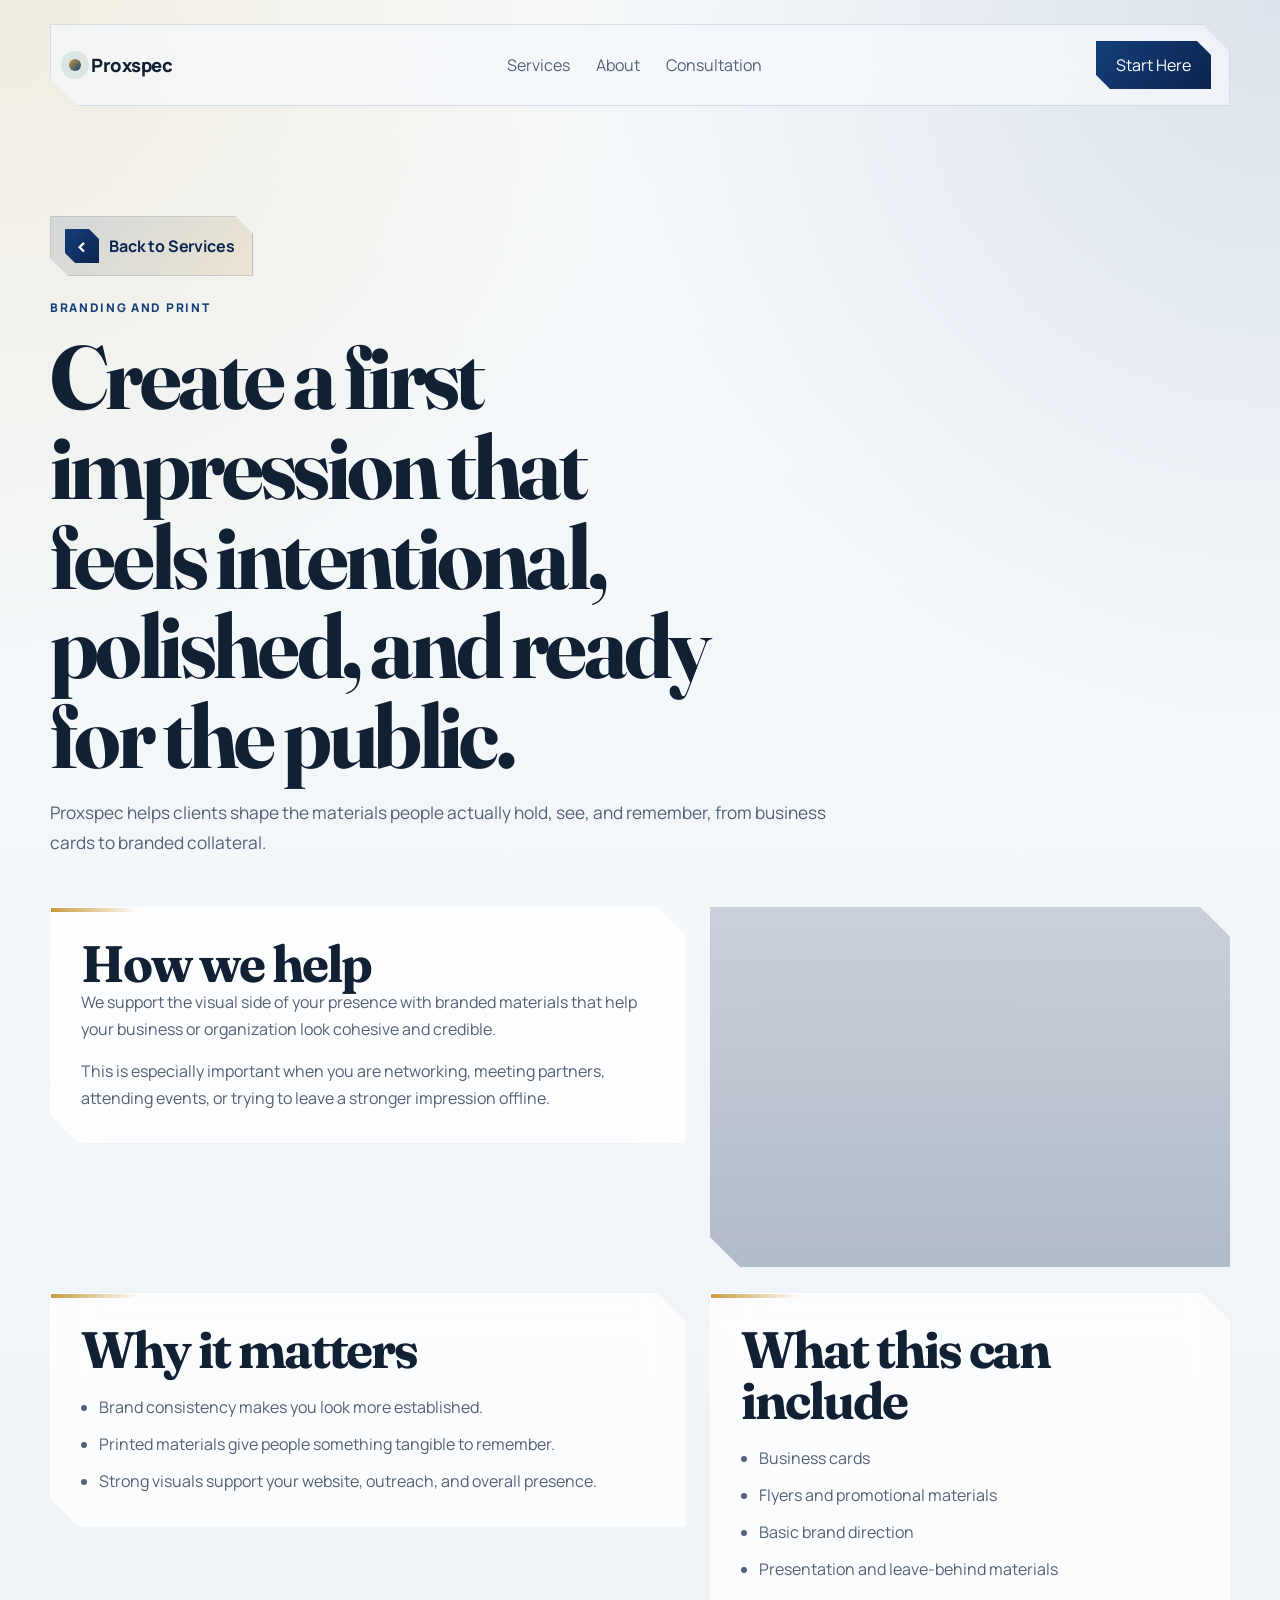
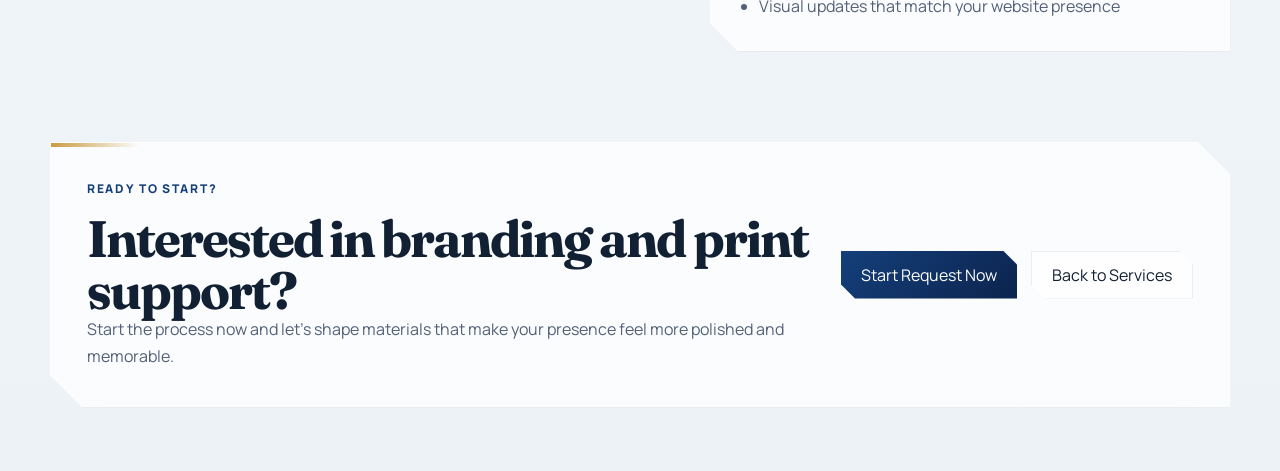
<file: services/branding-print.html>
<!DOCTYPE html>
<html lang="en">
<head>
  <meta charset="UTF-8">
  <meta name="viewport" content="width=device-width, initial-scale=1.0">
  <title>Branding and Print | Proxspec</title>
  <link rel="preconnect" href="https://fonts.googleapis.com">
  <link rel="preconnect" href="https://fonts.gstatic.com" crossorigin>
  <link href="https://fonts.googleapis.com/css2?family=Manrope:wght@400;500;600;700;800&family=Fraunces:opsz,wght@9..144,600;9..144,700&display=swap" rel="stylesheet">
  <link rel="stylesheet" href="../styles.css">
</head>
<body>
  <div class="page-shell">
    <header class="site-header">
      <div class="brand-mark"><span class="brand-mark__dot"></span><a class="brand-mark__name" href="../index.html">Proxspec</a></div>
      <nav class="site-nav" aria-label="Primary">
        <a href="../services.html">Services</a><a href="../about.html">About</a><a href="../consultation.html">Consultation</a>
      </nav>
      <a class="header-cta" href="../consultation.html">Start Here</a>
      <button class="menu-toggle" type="button" aria-expanded="false" aria-controls="mobile-menu"><span></span><span></span></button>
    </header>
    <div class="mobile-menu" id="mobile-menu"><a href="../services.html">Services</a><a href="../about.html">About</a><a href="../consultation.html">Consultation</a></div>
    <main class="inner-page">
      <section class="page-hero reveal">
        <a class="back-link" href="../services.html">Back to Services</a>
        <p class="eyebrow">Branding and Print</p>
        <h1>Create a first impression that feels intentional, polished, and ready for the public.</h1>
        <p class="page-hero__lede">Proxspec helps clients shape the materials people actually hold, see, and remember, from business cards to branded collateral.</p>
      </section>
      <section class="section detail-layout">
        <div class="detail-grid">
          <article class="detail-card reveal">
            <h2>How we help</h2>
            <p>We support the visual side of your presence with branded materials that help your business or organization look cohesive and credible.</p>
            <p>This is especially important when you are networking, meeting partners, attending events, or trying to leave a stronger impression offline.</p>
          </article>
          <div class="detail-image detail-image--branding reveal reveal--delay"></div>
        </div>
        <div class="detail-grid">
          <article class="detail-card reveal">
            <h2>Why it matters</h2>
            <ul class="detail-list">
              <li>Brand consistency makes you look more established.</li>
              <li>Printed materials give people something tangible to remember.</li>
              <li>Strong visuals support your website, outreach, and overall presence.</li>
            </ul>
          </article>
          <article class="detail-card reveal reveal--delay">
            <h2>What this can include</h2>
            <ul class="detail-list">
              <li>Business cards</li>
              <li>Flyers and promotional materials</li>
              <li>Basic brand direction</li>
              <li>Presentation and leave-behind materials</li>
              <li>Visual updates that match your website presence</li>
            </ul>
          </article>
        </div>
      </section>

      <section class="section contact-callout reveal">
        <div class="contact-callout__content">
          <p class="eyebrow">Ready to Start?</p>
          <h2>Interested in branding and print support?</h2>
          <p>Start the process now and let’s shape materials that make your presence feel more polished and memorable.</p>
        </div>
        <div class="contact-actions">
          <a class="button button--primary" href="../consultation.html">Start Request Now</a>
          <a class="button button--secondary" href="../services.html">Back to Services</a>
        </div>
      </section>
    </main>
  </div>
  <script src="../script.js"></script>
</body>
</html>
</file>
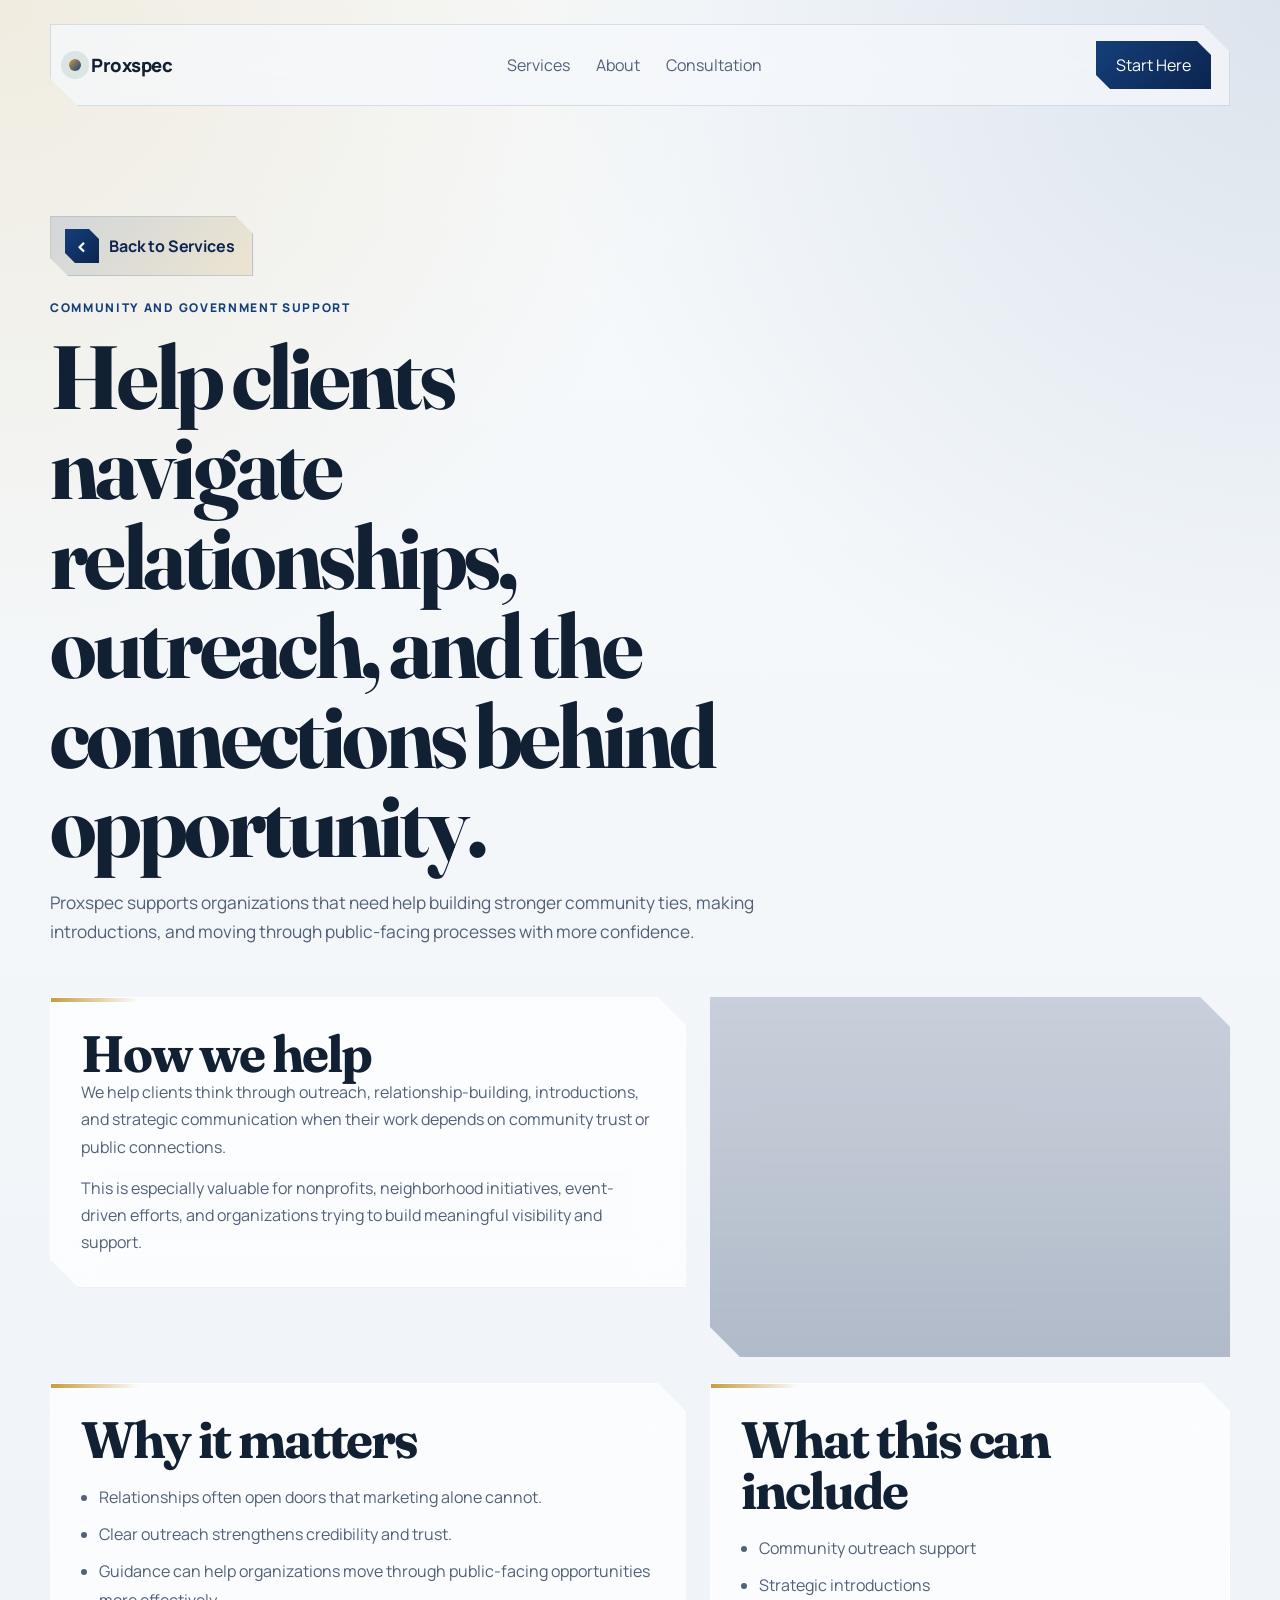
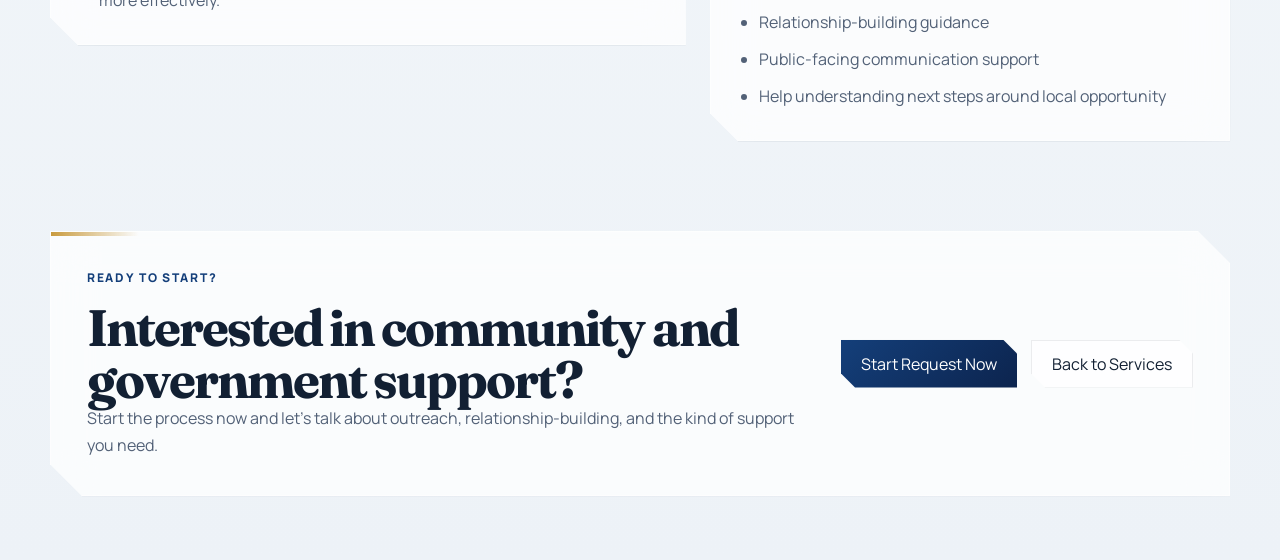
<file: services/community-government-support.html>
<!DOCTYPE html>
<html lang="en">
<head>
  <meta charset="UTF-8">
  <meta name="viewport" content="width=device-width, initial-scale=1.0">
  <title>Community and Government Support | Proxspec</title>
  <link rel="preconnect" href="https://fonts.googleapis.com">
  <link rel="preconnect" href="https://fonts.gstatic.com" crossorigin>
  <link href="https://fonts.googleapis.com/css2?family=Manrope:wght@400;500;600;700;800&family=Fraunces:opsz,wght@9..144,600;9..144,700&display=swap" rel="stylesheet">
  <link rel="stylesheet" href="../styles.css">
</head>
<body>
  <div class="page-shell">
    <header class="site-header">
      <div class="brand-mark"><span class="brand-mark__dot"></span><a class="brand-mark__name" href="../index.html">Proxspec</a></div>
      <nav class="site-nav" aria-label="Primary">
        <a href="../services.html">Services</a><a href="../about.html">About</a><a href="../consultation.html">Consultation</a>
      </nav>
      <a class="header-cta" href="../consultation.html">Start Here</a>
      <button class="menu-toggle" type="button" aria-expanded="false" aria-controls="mobile-menu"><span></span><span></span></button>
    </header>
    <div class="mobile-menu" id="mobile-menu"><a href="../services.html">Services</a><a href="../about.html">About</a><a href="../consultation.html">Consultation</a></div>
    <main class="inner-page">
      <section class="page-hero reveal">
        <a class="back-link" href="../services.html">Back to Services</a>
        <p class="eyebrow">Community and Government Support</p>
        <h1>Help clients navigate relationships, outreach, and the connections behind opportunity.</h1>
        <p class="page-hero__lede">Proxspec supports organizations that need help building stronger community ties, making introductions, and moving through public-facing processes with more confidence.</p>
      </section>
      <section class="section detail-layout">
        <div class="detail-grid">
          <article class="detail-card reveal">
            <h2>How we help</h2>
            <p>We help clients think through outreach, relationship-building, introductions, and strategic communication when their work depends on community trust or public connections.</p>
            <p>This is especially valuable for nonprofits, neighborhood initiatives, event-driven efforts, and organizations trying to build meaningful visibility and support.</p>
          </article>
          <div class="detail-image detail-image--community reveal reveal--delay"></div>
        </div>
        <div class="detail-grid">
          <article class="detail-card reveal">
            <h2>Why it matters</h2>
            <ul class="detail-list">
              <li>Relationships often open doors that marketing alone cannot.</li>
              <li>Clear outreach strengthens credibility and trust.</li>
              <li>Guidance can help organizations move through public-facing opportunities more effectively.</li>
            </ul>
          </article>
          <article class="detail-card reveal reveal--delay">
            <h2>What this can include</h2>
            <ul class="detail-list">
              <li>Community outreach support</li>
              <li>Strategic introductions</li>
              <li>Relationship-building guidance</li>
              <li>Public-facing communication support</li>
              <li>Help understanding next steps around local opportunity</li>
            </ul>
          </article>
        </div>
      </section>

      <section class="section contact-callout reveal">
        <div class="contact-callout__content">
          <p class="eyebrow">Ready to Start?</p>
          <h2>Interested in community and government support?</h2>
          <p>Start the process now and let’s talk about outreach, relationship-building, and the kind of support you need.</p>
        </div>
        <div class="contact-actions">
          <a class="button button--primary" href="../consultation.html">Start Request Now</a>
          <a class="button button--secondary" href="../services.html">Back to Services</a>
        </div>
      </section>
    </main>
  </div>
  <script src="../script.js"></script>
</body>
</html>
</file>
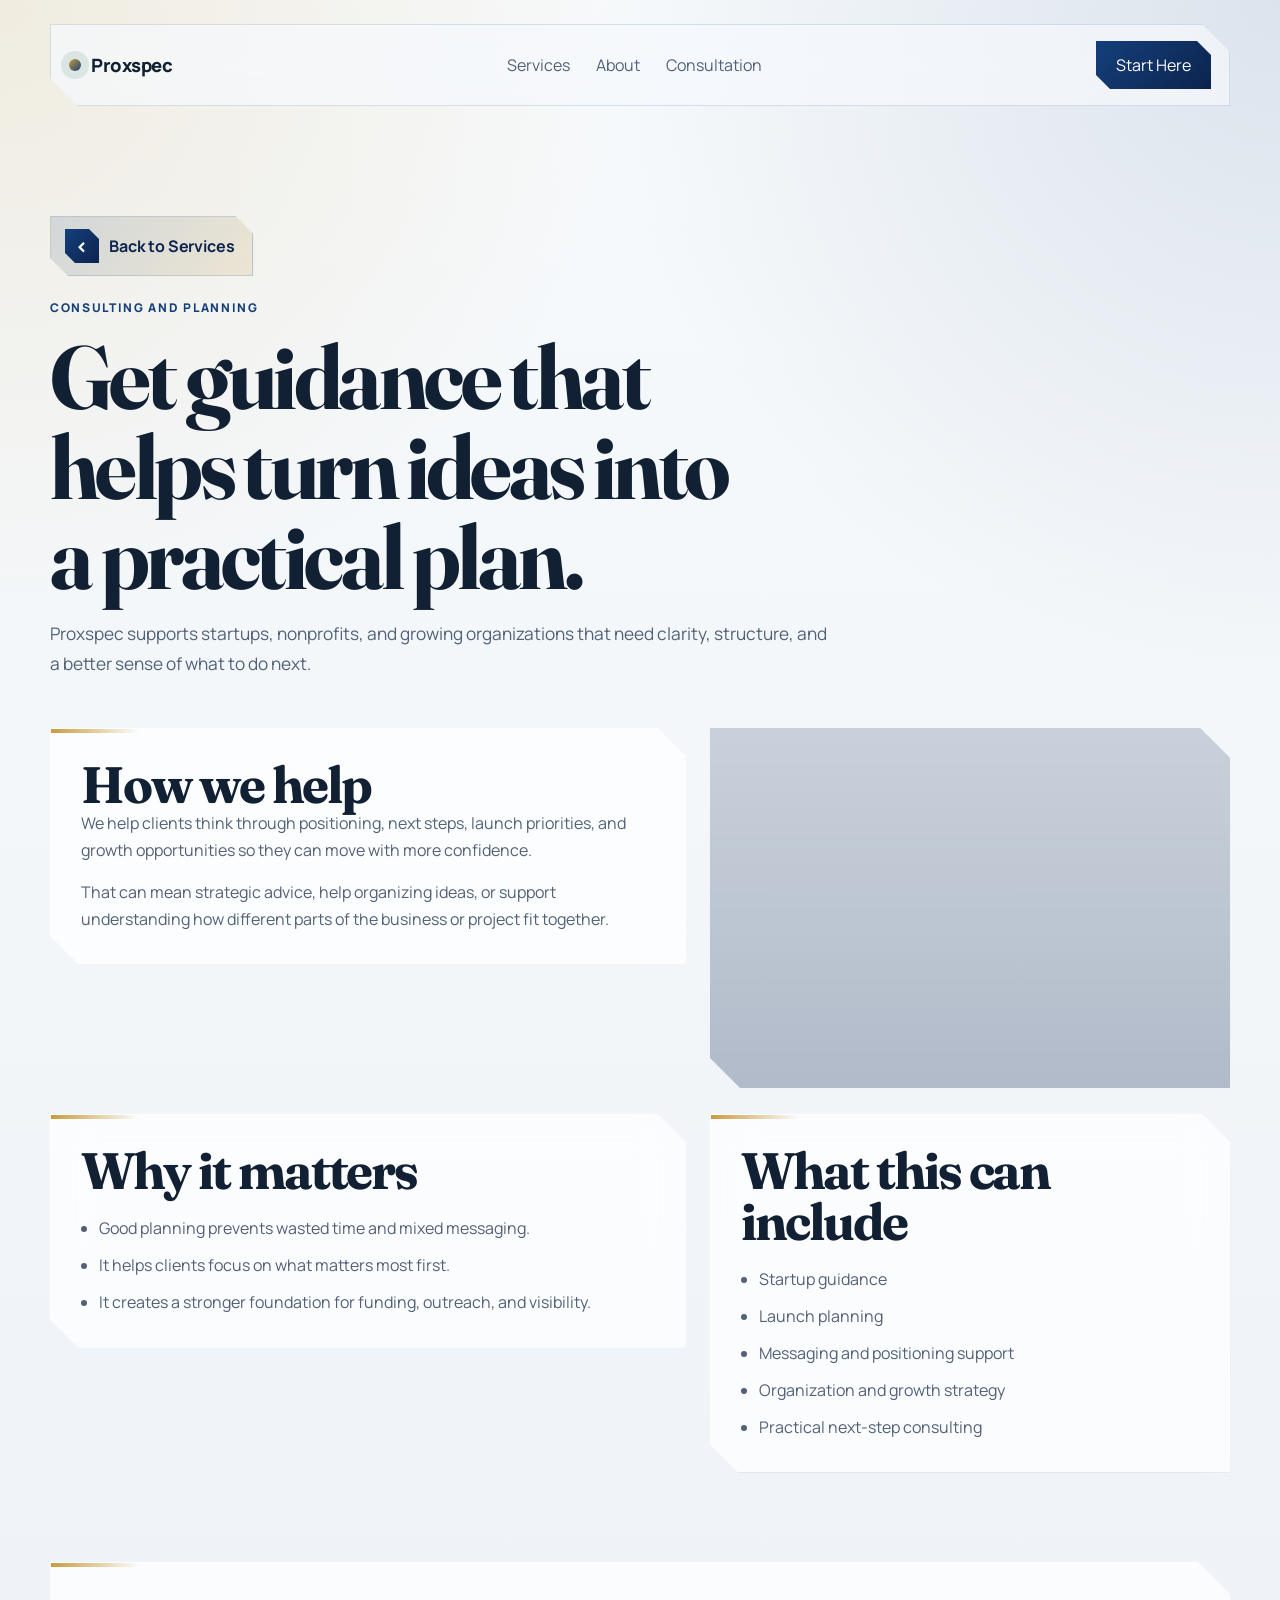
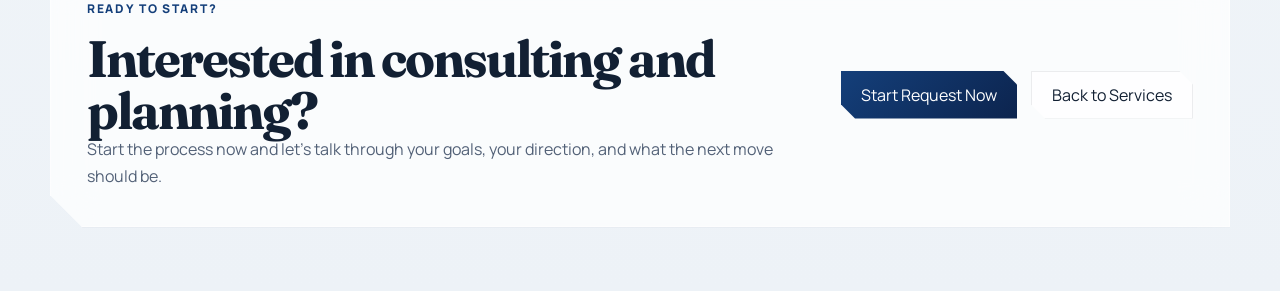
<file: services/consulting-planning.html>
<!DOCTYPE html>
<html lang="en">
<head>
  <meta charset="UTF-8">
  <meta name="viewport" content="width=device-width, initial-scale=1.0">
  <title>Consulting and Planning | Proxspec</title>
  <link rel="preconnect" href="https://fonts.googleapis.com">
  <link rel="preconnect" href="https://fonts.gstatic.com" crossorigin>
  <link href="https://fonts.googleapis.com/css2?family=Manrope:wght@400;500;600;700;800&family=Fraunces:opsz,wght@9..144,600;9..144,700&display=swap" rel="stylesheet">
  <link rel="stylesheet" href="../styles.css">
</head>
<body>
  <div class="page-shell">
    <header class="site-header">
      <div class="brand-mark"><span class="brand-mark__dot"></span><a class="brand-mark__name" href="../index.html">Proxspec</a></div>
      <nav class="site-nav" aria-label="Primary">
        <a href="../services.html">Services</a><a href="../about.html">About</a><a href="../consultation.html">Consultation</a>
      </nav>
      <a class="header-cta" href="../consultation.html">Start Here</a>
      <button class="menu-toggle" type="button" aria-expanded="false" aria-controls="mobile-menu"><span></span><span></span></button>
    </header>
    <div class="mobile-menu" id="mobile-menu"><a href="../services.html">Services</a><a href="../about.html">About</a><a href="../consultation.html">Consultation</a></div>
    <main class="inner-page">
      <section class="page-hero reveal">
        <a class="back-link" href="../services.html">Back to Services</a>
        <p class="eyebrow">Consulting and Planning</p>
        <h1>Get guidance that helps turn ideas into a practical plan.</h1>
        <p class="page-hero__lede">Proxspec supports startups, nonprofits, and growing organizations that need clarity, structure, and a better sense of what to do next.</p>
      </section>
      <section class="section detail-layout">
        <div class="detail-grid">
          <article class="detail-card reveal">
            <h2>How we help</h2>
            <p>We help clients think through positioning, next steps, launch priorities, and growth opportunities so they can move with more confidence.</p>
            <p>That can mean strategic advice, help organizing ideas, or support understanding how different parts of the business or project fit together.</p>
          </article>
          <div class="detail-image detail-image--consulting reveal reveal--delay"></div>
        </div>
        <div class="detail-grid">
          <article class="detail-card reveal">
            <h2>Why it matters</h2>
            <ul class="detail-list">
              <li>Good planning prevents wasted time and mixed messaging.</li>
              <li>It helps clients focus on what matters most first.</li>
              <li>It creates a stronger foundation for funding, outreach, and visibility.</li>
            </ul>
          </article>
          <article class="detail-card reveal reveal--delay">
            <h2>What this can include</h2>
            <ul class="detail-list">
              <li>Startup guidance</li>
              <li>Launch planning</li>
              <li>Messaging and positioning support</li>
              <li>Organization and growth strategy</li>
              <li>Practical next-step consulting</li>
            </ul>
          </article>
        </div>
      </section>

      <section class="section contact-callout reveal">
        <div class="contact-callout__content">
          <p class="eyebrow">Ready to Start?</p>
          <h2>Interested in consulting and planning?</h2>
          <p>Start the process now and let’s talk through your goals, your direction, and what the next move should be.</p>
        </div>
        <div class="contact-actions">
          <a class="button button--primary" href="../consultation.html">Start Request Now</a>
          <a class="button button--secondary" href="../services.html">Back to Services</a>
        </div>
      </section>
    </main>
  </div>
  <script src="../script.js"></script>
</body>
</html>
</file>
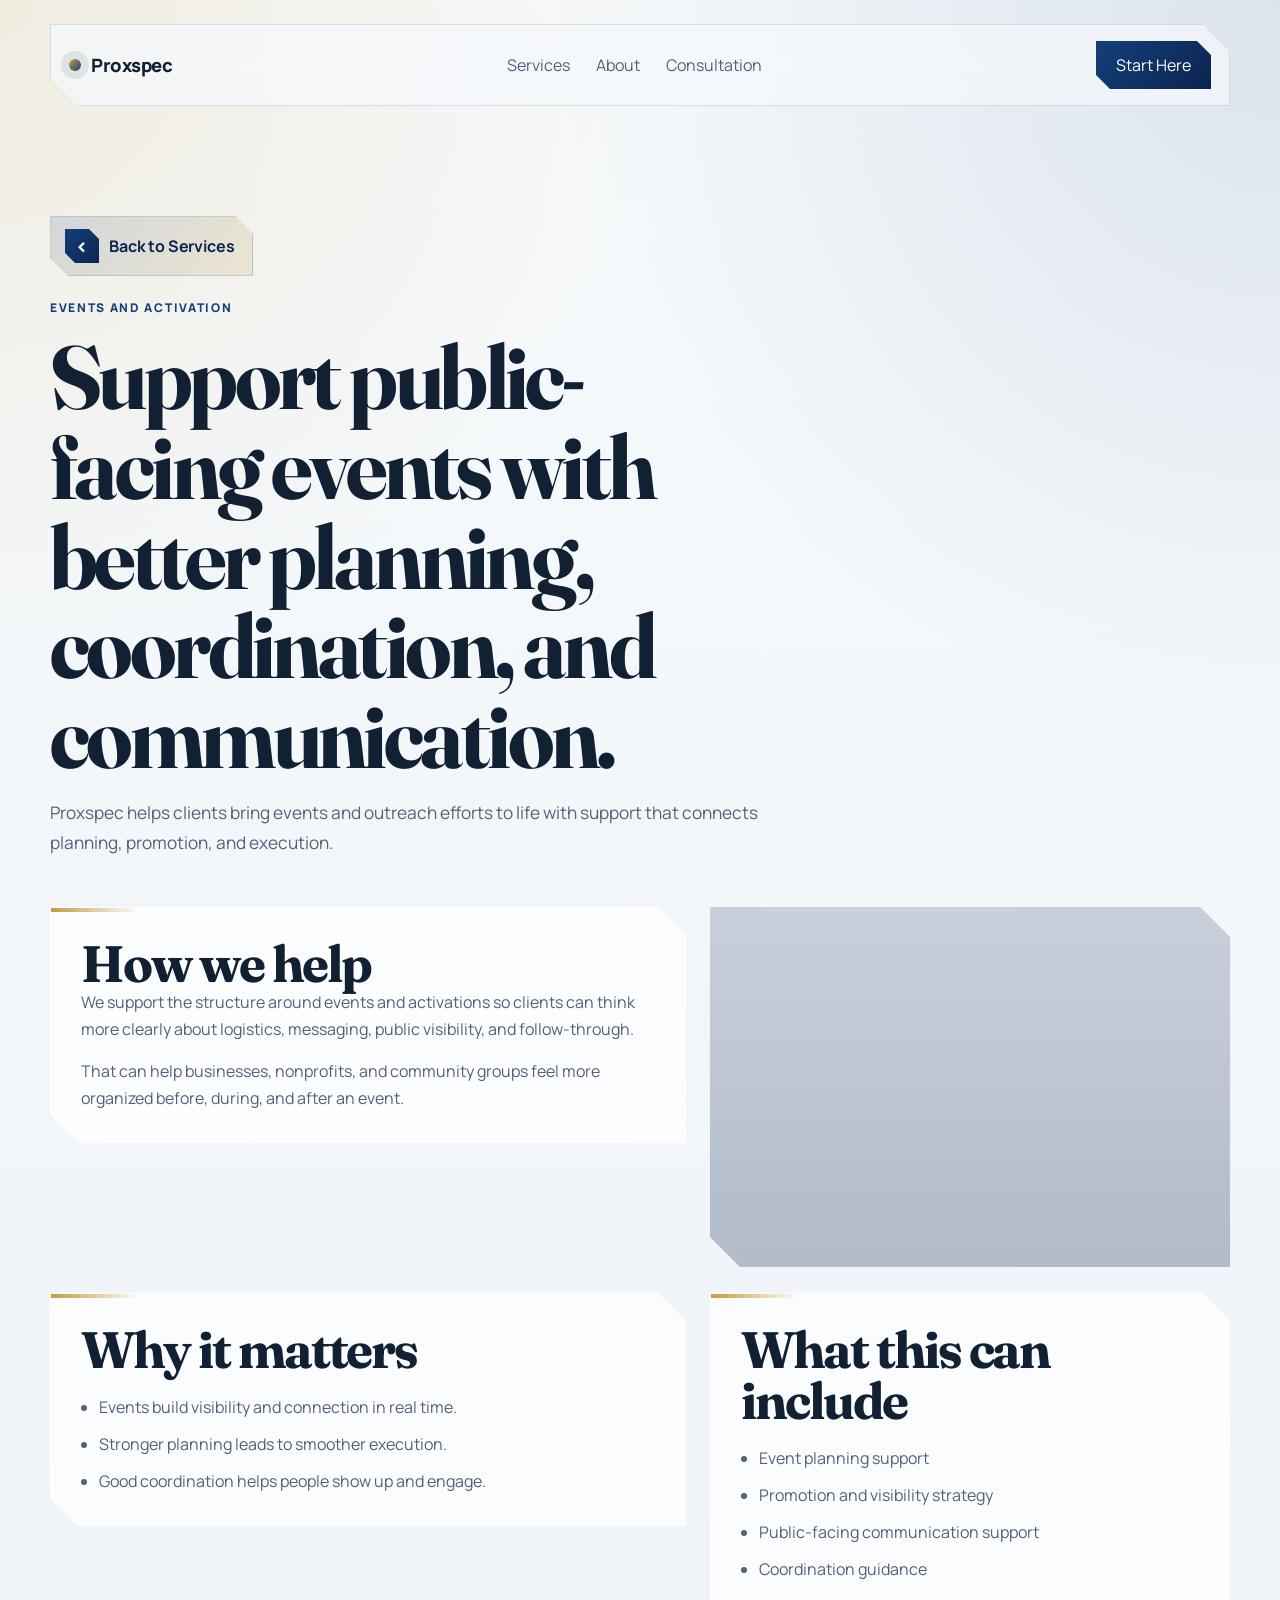
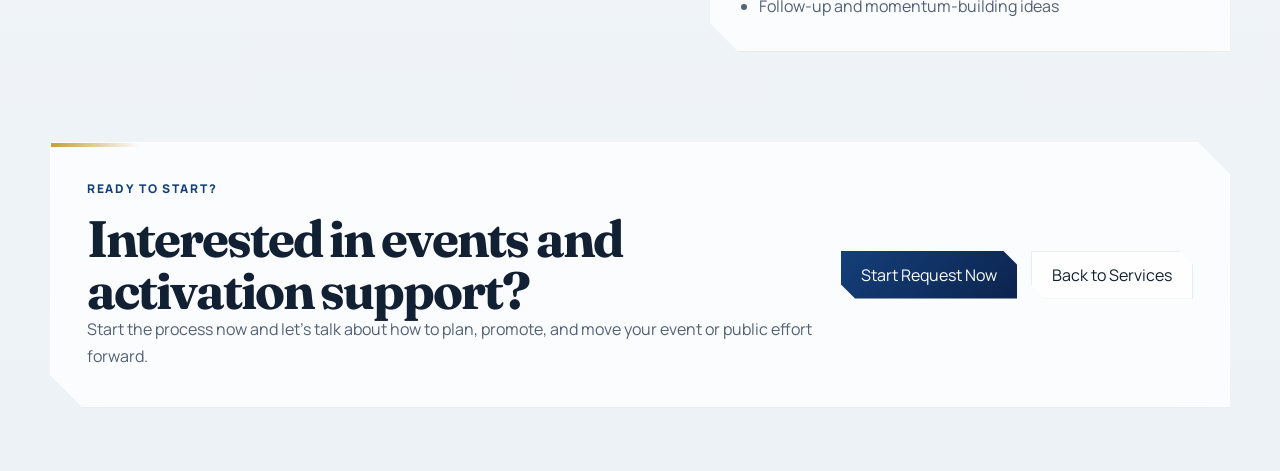
<file: services/events-activation.html>
<!DOCTYPE html>
<html lang="en">
<head>
  <meta charset="UTF-8">
  <meta name="viewport" content="width=device-width, initial-scale=1.0">
  <title>Events and Activation | Proxspec</title>
  <link rel="preconnect" href="https://fonts.googleapis.com">
  <link rel="preconnect" href="https://fonts.gstatic.com" crossorigin>
  <link href="https://fonts.googleapis.com/css2?family=Manrope:wght@400;500;600;700;800&family=Fraunces:opsz,wght@9..144,600;9..144,700&display=swap" rel="stylesheet">
  <link rel="stylesheet" href="../styles.css">
</head>
<body>
  <div class="page-shell">
    <header class="site-header">
      <div class="brand-mark"><span class="brand-mark__dot"></span><a class="brand-mark__name" href="../index.html">Proxspec</a></div>
      <nav class="site-nav" aria-label="Primary">
        <a href="../services.html">Services</a><a href="../about.html">About</a><a href="../consultation.html">Consultation</a>
      </nav>
      <a class="header-cta" href="../consultation.html">Start Here</a>
      <button class="menu-toggle" type="button" aria-expanded="false" aria-controls="mobile-menu"><span></span><span></span></button>
    </header>
    <div class="mobile-menu" id="mobile-menu"><a href="../services.html">Services</a><a href="../about.html">About</a><a href="../consultation.html">Consultation</a></div>
    <main class="inner-page">
      <section class="page-hero reveal">
        <a class="back-link" href="../services.html">Back to Services</a>
        <p class="eyebrow">Events and Activation</p>
        <h1>Support public-facing events with better planning, coordination, and communication.</h1>
        <p class="page-hero__lede">Proxspec helps clients bring events and outreach efforts to life with support that connects planning, promotion, and execution.</p>
      </section>
      <section class="section detail-layout">
        <div class="detail-grid">
          <article class="detail-card reveal">
            <h2>How we help</h2>
            <p>We support the structure around events and activations so clients can think more clearly about logistics, messaging, public visibility, and follow-through.</p>
            <p>That can help businesses, nonprofits, and community groups feel more organized before, during, and after an event.</p>
          </article>
          <div class="detail-image detail-image--events reveal reveal--delay"></div>
        </div>
        <div class="detail-grid">
          <article class="detail-card reveal">
            <h2>Why it matters</h2>
            <ul class="detail-list">
              <li>Events build visibility and connection in real time.</li>
              <li>Stronger planning leads to smoother execution.</li>
              <li>Good coordination helps people show up and engage.</li>
            </ul>
          </article>
          <article class="detail-card reveal reveal--delay">
            <h2>What this can include</h2>
            <ul class="detail-list">
              <li>Event planning support</li>
              <li>Promotion and visibility strategy</li>
              <li>Public-facing communication support</li>
              <li>Coordination guidance</li>
              <li>Follow-up and momentum-building ideas</li>
            </ul>
          </article>
        </div>
      </section>

      <section class="section contact-callout reveal">
        <div class="contact-callout__content">
          <p class="eyebrow">Ready to Start?</p>
          <h2>Interested in events and activation support?</h2>
          <p>Start the process now and let’s talk about how to plan, promote, and move your event or public effort forward.</p>
        </div>
        <div class="contact-actions">
          <a class="button button--primary" href="../consultation.html">Start Request Now</a>
          <a class="button button--secondary" href="../services.html">Back to Services</a>
        </div>
      </section>
    </main>
  </div>
  <script src="../script.js"></script>
</body>
</html>
</file>
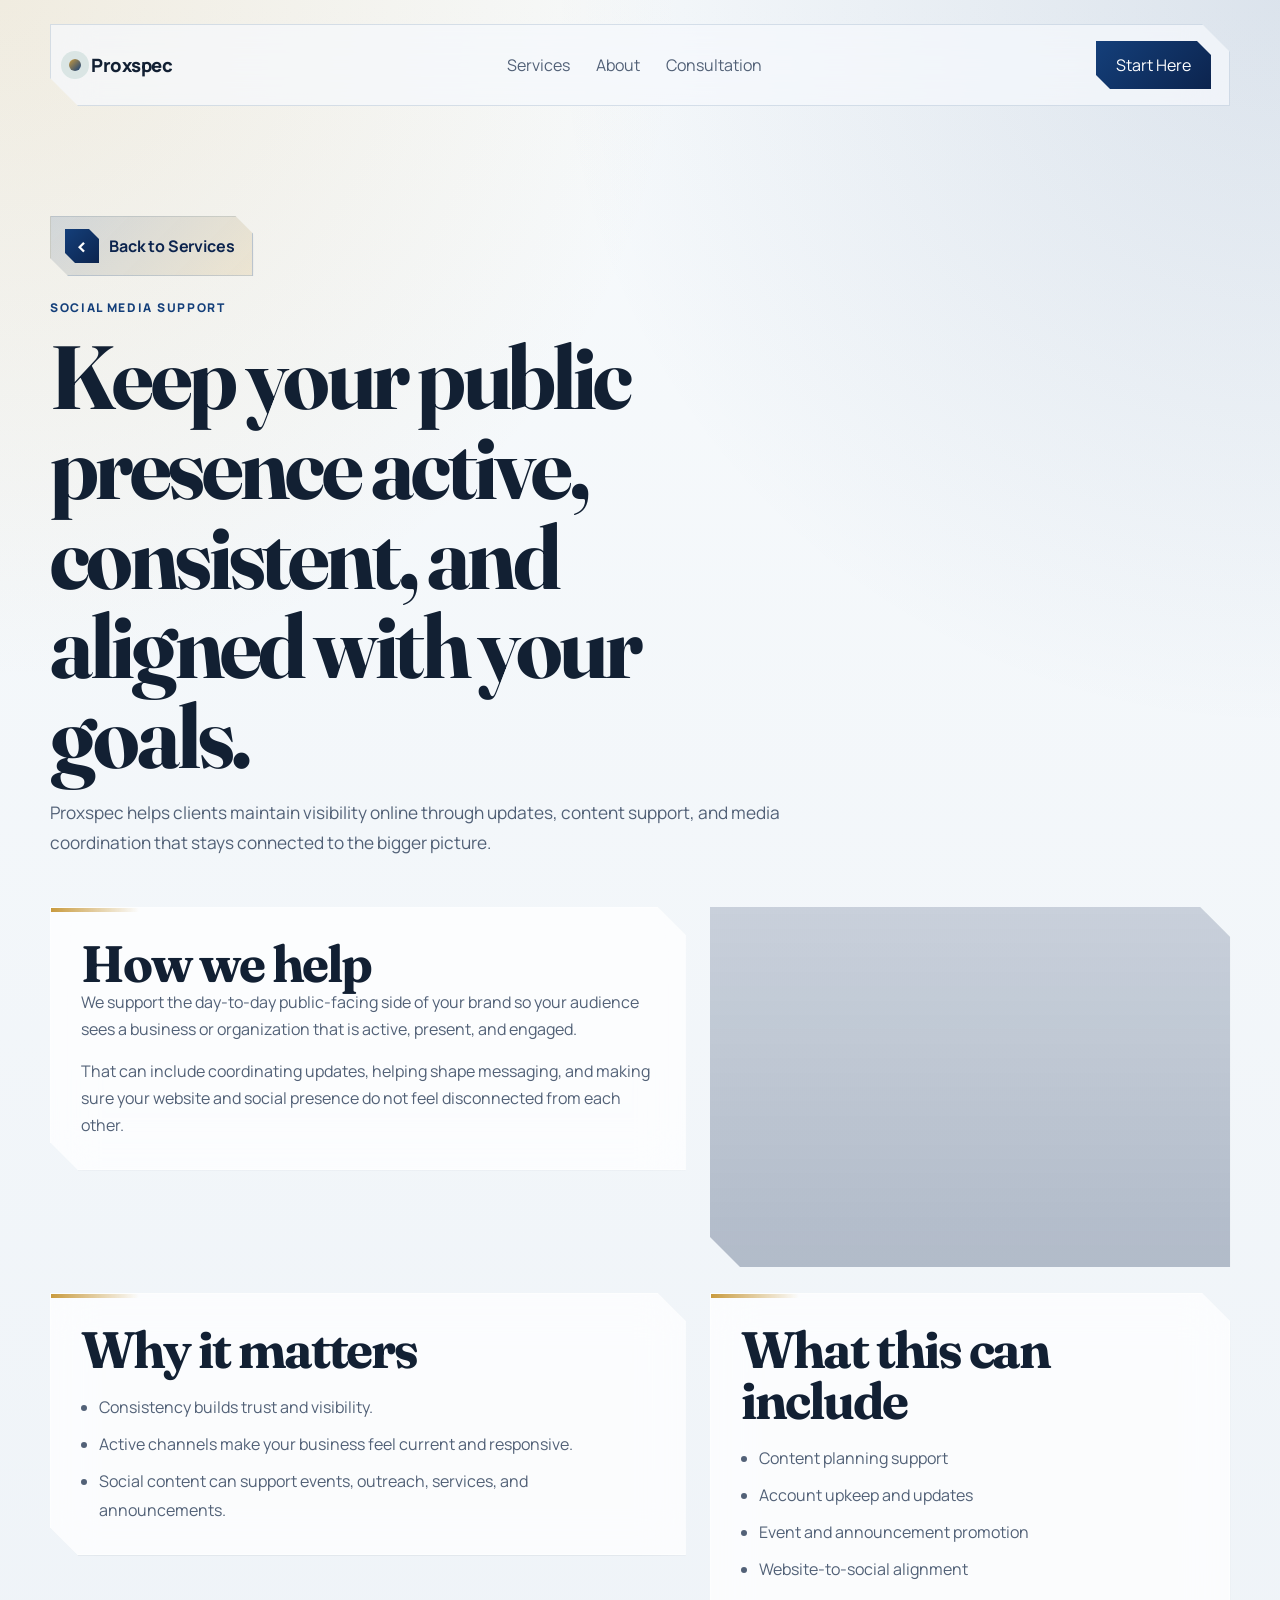
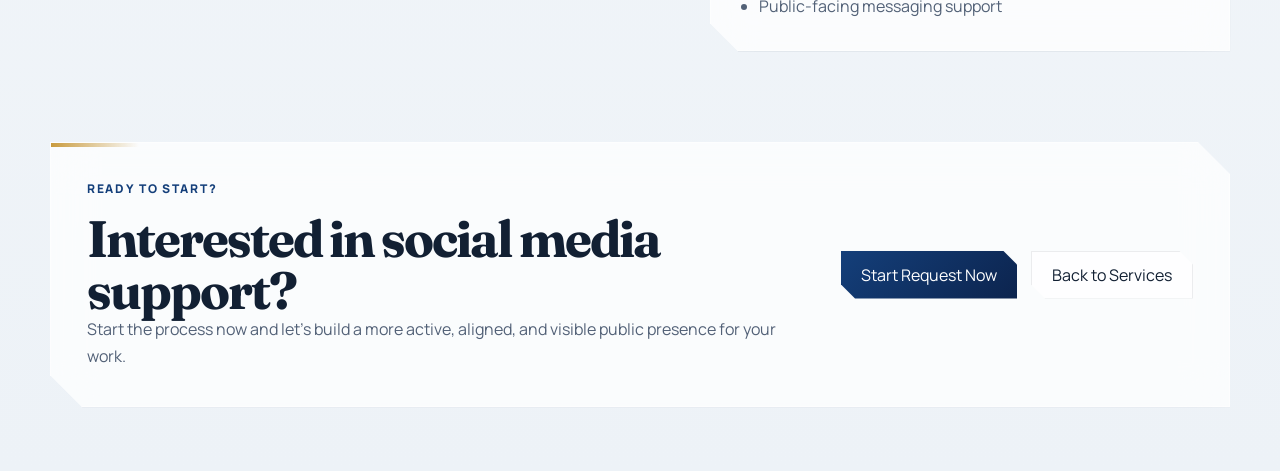
<file: services/social-media-support.html>
<!DOCTYPE html>
<html lang="en">
<head>
  <meta charset="UTF-8">
  <meta name="viewport" content="width=device-width, initial-scale=1.0">
  <title>Social Media Support | Proxspec</title>
  <link rel="preconnect" href="https://fonts.googleapis.com">
  <link rel="preconnect" href="https://fonts.gstatic.com" crossorigin>
  <link href="https://fonts.googleapis.com/css2?family=Manrope:wght@400;500;600;700;800&family=Fraunces:opsz,wght@9..144,600;9..144,700&display=swap" rel="stylesheet">
  <link rel="stylesheet" href="../styles.css">
</head>
<body>
  <div class="page-shell">
    <header class="site-header">
      <div class="brand-mark"><span class="brand-mark__dot"></span><a class="brand-mark__name" href="../index.html">Proxspec</a></div>
      <nav class="site-nav" aria-label="Primary">
        <a href="../services.html">Services</a><a href="../about.html">About</a><a href="../consultation.html">Consultation</a>
      </nav>
      <a class="header-cta" href="../consultation.html">Start Here</a>
      <button class="menu-toggle" type="button" aria-expanded="false" aria-controls="mobile-menu"><span></span><span></span></button>
    </header>
    <div class="mobile-menu" id="mobile-menu"><a href="../services.html">Services</a><a href="../about.html">About</a><a href="../consultation.html">Consultation</a></div>
    <main class="inner-page">
      <section class="page-hero reveal">
        <a class="back-link" href="../services.html">Back to Services</a>
        <p class="eyebrow">Social Media Support</p>
        <h1>Keep your public presence active, consistent, and aligned with your goals.</h1>
        <p class="page-hero__lede">Proxspec helps clients maintain visibility online through updates, content support, and media coordination that stays connected to the bigger picture.</p>
      </section>
      <section class="section detail-layout">
        <div class="detail-grid">
          <article class="detail-card reveal">
            <h2>How we help</h2>
            <p>We support the day-to-day public-facing side of your brand so your audience sees a business or organization that is active, present, and engaged.</p>
            <p>That can include coordinating updates, helping shape messaging, and making sure your website and social presence do not feel disconnected from each other.</p>
          </article>
          <div class="detail-image detail-image--social reveal reveal--delay"></div>
        </div>
        <div class="detail-grid">
          <article class="detail-card reveal">
            <h2>Why it matters</h2>
            <ul class="detail-list">
              <li>Consistency builds trust and visibility.</li>
              <li>Active channels make your business feel current and responsive.</li>
              <li>Social content can support events, outreach, services, and announcements.</li>
            </ul>
          </article>
          <article class="detail-card reveal reveal--delay">
            <h2>What this can include</h2>
            <ul class="detail-list">
              <li>Content planning support</li>
              <li>Account upkeep and updates</li>
              <li>Event and announcement promotion</li>
              <li>Website-to-social alignment</li>
              <li>Public-facing messaging support</li>
            </ul>
          </article>
        </div>
      </section>

      <section class="section contact-callout reveal">
        <div class="contact-callout__content">
          <p class="eyebrow">Ready to Start?</p>
          <h2>Interested in social media support?</h2>
          <p>Start the process now and let’s build a more active, aligned, and visible public presence for your work.</p>
        </div>
        <div class="contact-actions">
          <a class="button button--primary" href="../consultation.html">Start Request Now</a>
          <a class="button button--secondary" href="../services.html">Back to Services</a>
        </div>
      </section>
    </main>
  </div>
  <script src="../script.js"></script>
</body>
</html>
</file>
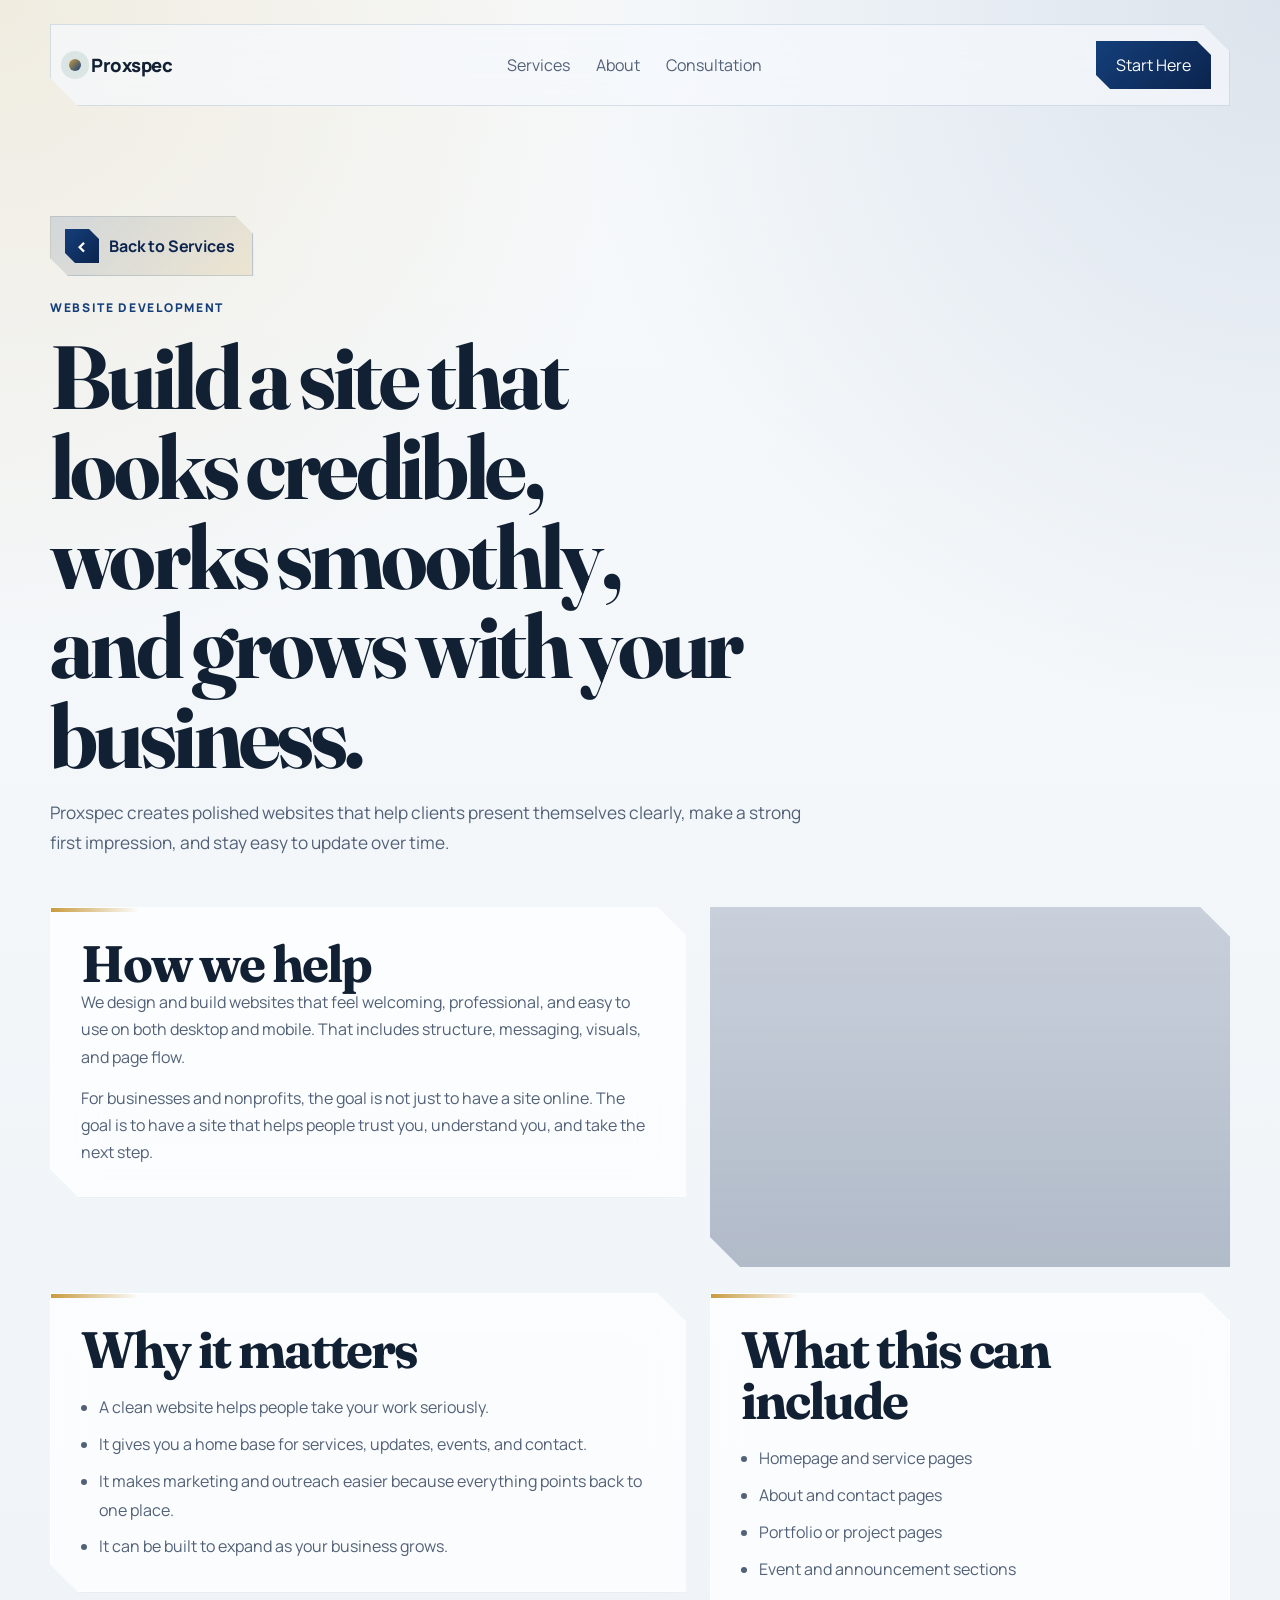
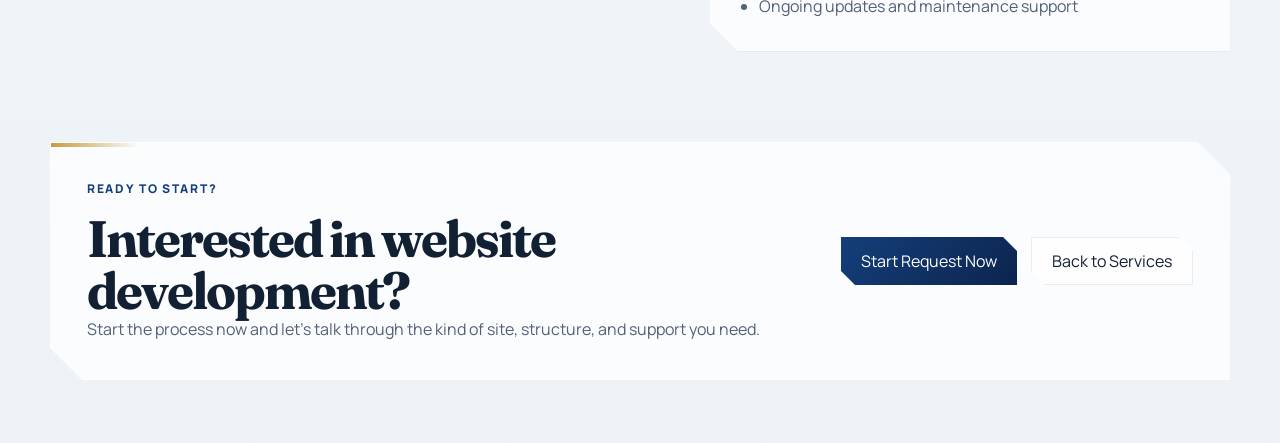
<file: services/web-development.html>
<!DOCTYPE html>
<html lang="en">
<head>
  <meta charset="UTF-8">
  <meta name="viewport" content="width=device-width, initial-scale=1.0">
  <title>Website Development | Proxspec</title>
  <link rel="preconnect" href="https://fonts.googleapis.com">
  <link rel="preconnect" href="https://fonts.gstatic.com" crossorigin>
  <link href="https://fonts.googleapis.com/css2?family=Manrope:wght@400;500;600;700;800&family=Fraunces:opsz,wght@9..144,600;9..144,700&display=swap" rel="stylesheet">
  <link rel="stylesheet" href="../styles.css">
</head>
<body>
  <div class="page-shell">
    <header class="site-header">
      <div class="brand-mark"><span class="brand-mark__dot"></span><a class="brand-mark__name" href="../index.html">Proxspec</a></div>
      <nav class="site-nav" aria-label="Primary">
        <a href="../services.html">Services</a>
        <a href="../about.html">About</a>
        <a href="../consultation.html">Consultation</a>
      </nav>
      <a class="header-cta" href="../consultation.html">Start Here</a>
      <button class="menu-toggle" type="button" aria-expanded="false" aria-controls="mobile-menu"><span></span><span></span></button>
    </header>
    <div class="mobile-menu" id="mobile-menu">
      <a href="../services.html">Services</a><a href="../about.html">About</a><a href="../consultation.html">Consultation</a>
    </div>
    <main class="inner-page">
      <section class="page-hero reveal">
        <a class="back-link" href="../services.html">Back to Services</a>
        <p class="eyebrow">Website Development</p>
        <h1>Build a site that looks credible, works smoothly, and grows with your business.</h1>
        <p class="page-hero__lede">Proxspec creates polished websites that help clients present themselves clearly, make a strong first impression, and stay easy to update over time.</p>
      </section>
      <section class="section detail-layout">
        <div class="detail-grid">
          <article class="detail-card reveal">
            <h2>How we help</h2>
            <p>We design and build websites that feel welcoming, professional, and easy to use on both desktop and mobile. That includes structure, messaging, visuals, and page flow.</p>
            <p>For businesses and nonprofits, the goal is not just to have a site online. The goal is to have a site that helps people trust you, understand you, and take the next step.</p>
          </article>
          <div class="detail-image detail-image--web reveal reveal--delay"></div>
        </div>
        <div class="detail-grid">
          <article class="detail-card reveal">
            <h2>Why it matters</h2>
            <ul class="detail-list">
              <li>A clean website helps people take your work seriously.</li>
              <li>It gives you a home base for services, updates, events, and contact.</li>
              <li>It makes marketing and outreach easier because everything points back to one place.</li>
              <li>It can be built to expand as your business grows.</li>
            </ul>
          </article>
          <article class="detail-card reveal reveal--delay">
            <h2>What this can include</h2>
            <ul class="detail-list">
              <li>Homepage and service pages</li>
              <li>About and contact pages</li>
              <li>Portfolio or project pages</li>
              <li>Event and announcement sections</li>
              <li>Ongoing updates and maintenance support</li>
            </ul>
          </article>
        </div>
      </section>

      <section class="section contact-callout reveal">
        <div class="contact-callout__content">
          <p class="eyebrow">Ready to Start?</p>
          <h2>Interested in website development?</h2>
          <p>Start the process now and let’s talk through the kind of site, structure, and support you need.</p>
        </div>
        <div class="contact-actions">
          <a class="button button--primary" href="../consultation.html">Start Request Now</a>
          <a class="button button--secondary" href="../services.html">Back to Services</a>
        </div>
      </section>
    </main>
  </div>
  <script src="../script.js"></script>
</body>
</html>
</file>
<file: styles.css>
:root {
  --bg: #edf2f7;
  --surface: rgba(255, 255, 255, 0.72);
  --surface-strong: rgba(250, 251, 253, 0.94);
  --text: #122033;
  --muted: #526177;
  --line: rgba(18, 32, 51, 0.08);
  --primary: #143f7a;
  --primary-deep: #0c244e;
  --accent: #c99b3f;
  --shadow: 0 24px 60px rgba(11, 24, 42, 0.14);
  --radius-xl: 10px;
  --radius-lg: 8px;
  --radius-md: 6px;
  --radius-sm: 4px;
  --max-width: 1180px;
  --ease: cubic-bezier(0.22, 1, 0.36, 1);
}

* {
  box-sizing: border-box;
}

html {
  scroll-behavior: smooth;
}

body {
  margin: 0;
  min-width: 320px;
  font-family: "Manrope", sans-serif;
  color: var(--text);
  background:
    radial-gradient(circle at top left, rgba(201, 155, 63, 0.15), transparent 28%),
    radial-gradient(circle at top right, rgba(20, 63, 122, 0.12), transparent 30%),
    linear-gradient(180deg, #f7fafc 0%, var(--bg) 100%);
}

a {
  color: inherit;
  text-decoration: none;
}

button,
input,
textarea,
select {
  font: inherit;
}

.page-shell {
  padding: 24px;
}

.site-header {
  position: sticky;
  top: 16px;
  z-index: 20;
  display: flex;
  align-items: center;
  justify-content: space-between;
  gap: 20px;
  max-width: var(--max-width);
  margin: 0 auto 28px;
  padding: 16px 18px;
  border: 1px solid rgba(20, 63, 122, 0.14);
  border-radius: 0;
  background: rgba(246, 249, 253, 0.72);
  backdrop-filter: blur(20px);
  box-shadow: 0 14px 40px rgba(15, 26, 44, 0.08);
  clip-path: polygon(0 0, calc(100% - 28px) 0, 100% 28px, 100% 100%, 28px 100%, 0 calc(100% - 28px));
}

.brand-mark {
  display: inline-flex;
  align-items: center;
  gap: 10px;
  font-weight: 800;
  letter-spacing: -0.03em;
}

.brand-mark__dot {
  width: 12px;
  height: 12px;
  border-radius: 50%;
  background: linear-gradient(135deg, var(--accent), var(--primary));
  box-shadow: 0 0 0 8px rgba(29, 116, 100, 0.12);
}

.brand-mark__name {
  font-size: 1.15rem;
}

.site-nav {
  display: inline-flex;
  align-items: center;
  gap: 26px;
  color: var(--muted);
}

.site-nav a,
.mobile-menu a {
  transition: color 180ms var(--ease), transform 180ms var(--ease);
}

.site-nav a:hover,
.mobile-menu a:hover {
  color: var(--text);
  transform: translateY(-1px);
}

.header-cta,
.button {
  display: inline-flex;
  align-items: center;
  justify-content: center;
  min-height: 48px;
  padding: 0 20px;
  border-radius: 0;
  transition:
    transform 200ms var(--ease),
    box-shadow 200ms var(--ease),
    background-color 200ms var(--ease),
    color 200ms var(--ease);
  clip-path: polygon(0 0, calc(100% - 14px) 0, 100% 14px, 100% 100%, 14px 100%, 0 calc(100% - 14px));
}

.header-cta,
.button--primary {
  color: #fff;
  background: linear-gradient(135deg, var(--primary), var(--primary-deep));
  box-shadow: 0 16px 30px rgba(15, 85, 73, 0.24);
}

.button--secondary {
  color: var(--text);
  background: rgba(255, 255, 255, 0.62);
  border: 1px solid rgba(23, 33, 38, 0.08);
}

.header-cta:hover,
.button:hover {
  transform: translateY(-2px) scale(1.01);
}

.menu-toggle {
  display: none;
  align-items: center;
  justify-content: center;
  flex-direction: column;
  gap: 5px;
  width: 46px;
  height: 46px;
  border: 0;
  border-radius: 0;
  background: rgba(255, 255, 255, 0.72);
  box-shadow: 0 8px 22px rgba(21, 31, 35, 0.08);
  cursor: pointer;
  clip-path: polygon(0 0, calc(100% - 12px) 0, 100% 12px, 100% 100%, 12px 100%, 0 calc(100% - 12px));
}

.menu-toggle span {
  width: 18px;
  height: 2px;
  border-radius: 999px;
  background: var(--text);
  transition: transform 200ms var(--ease), opacity 200ms var(--ease);
}

.mobile-menu {
  display: none;
  max-width: var(--max-width);
  margin: 0 auto 20px;
  padding: 14px;
  border: 1px solid rgba(23, 33, 38, 0.08);
  border-radius: 0;
  background: rgba(255, 255, 255, 0.8);
  backdrop-filter: blur(18px);
  box-shadow: var(--shadow);
  clip-path: polygon(0 0, calc(100% - 20px) 0, 100% 20px, 100% 100%, 20px 100%, 0 calc(100% - 20px));
}

.mobile-menu.is-open {
  display: grid;
  gap: 10px;
}

.section {
  max-width: var(--max-width);
  margin: 0 auto;
}

.hero {
  position: relative;
  display: grid;
  grid-template-columns: minmax(0, 1.05fr) minmax(300px, 0.95fr);
  gap: 28px;
  align-items: center;
  min-height: calc(100vh - 160px);
  padding: 48px 0 64px;
}

.hero__backdrop {
  position: absolute;
  inset: 12px 0 auto;
  height: 78%;
  border-radius: 0;
  background:
    linear-gradient(135deg, rgba(12, 36, 78, 0.92), rgba(20, 63, 122, 0.72)),
    url("https://images.unsplash.com/photo-1517048676732-d65bc937f952?auto=format&fit=crop&w=1800&q=80") center/cover;
  box-shadow: 0 32px 90px rgba(8, 19, 35, 0.22);
  z-index: 0;
  clip-path: polygon(0 0, calc(100% - 72px) 0, 100% 72px, 100% 100%, 72px 100%, 0 calc(100% - 72px));
}

.hero__content,
.hero__visual,
.intro-band,
.service-card,
.step-card,
.story-panel,
.contact-callout {
  border: 1px solid rgba(255, 255, 255, 0.5);
  background: var(--surface);
  backdrop-filter: blur(22px);
  box-shadow: var(--shadow);
  position: relative;
  overflow: hidden;
}

.hero__content::before,
.hero__visual::before,
.intro-band::before,
.service-card::before,
.step-card::before,
.story-panel::before,
.contact-callout::before,
.detail-card::before {
  content: "";
  position: absolute;
  top: 0;
  left: 0;
  width: 88px;
  height: 4px;
  background: linear-gradient(90deg, var(--accent), rgba(201, 155, 63, 0));
}

.hero__content {
  position: relative;
  z-index: 1;
  padding: 44px;
  border-radius: 0;
  background: rgba(247, 250, 252, 0.9);
  clip-path: polygon(0 0, calc(100% - 34px) 0, 100% 34px, 100% 100%, 34px 100%, 0 calc(100% - 34px));
}

.eyebrow {
  margin: 0 0 14px;
  color: var(--primary);
  font-weight: 800;
  letter-spacing: 0.14em;
  text-transform: uppercase;
  font-size: 0.75rem;
}

h1,
h2,
h3 {
  margin: 0;
  letter-spacing: -0.04em;
}

h1,
h2 {
  font-family: "Fraunces", serif;
  line-height: 1;
}

h1 {
  font-size: clamp(3rem, 7vw, 5.75rem);
  max-width: 12ch;
}

h2 {
  font-size: clamp(2rem, 4vw, 3.25rem);
}

h3 {
  font-size: 1.3rem;
}

p {
  margin: 0;
  line-height: 1.7;
  color: var(--muted);
}

.hero__lede {
  margin-top: 22px;
  max-width: 58ch;
  font-size: 1.08rem;
}

.hero__metrics {
  display: grid;
  grid-template-columns: repeat(3, minmax(0, 1fr));
  gap: 14px;
  margin-top: 28px;
}

.hero__metrics article {
  padding: 16px;
  border-radius: 0;
  background: rgba(255, 255, 255, 0.84);
  border: 1px solid rgba(18, 32, 51, 0.08);
  clip-path: polygon(0 0, calc(100% - 16px) 0, 100% 16px, 100% 100%, 16px 100%, 0 calc(100% - 16px));
}

.hero__metrics strong,
.hero__metrics span {
  display: block;
}

.hero__metrics strong {
  margin-bottom: 8px;
  font-size: 0.98rem;
}

.hero__metrics span {
  color: var(--muted);
  font-size: 0.92rem;
  line-height: 1.55;
}

.hero__actions {
  display: flex;
  flex-wrap: wrap;
  gap: 14px;
  margin-top: 28px;
}

.hero__highlights {
  display: flex;
  flex-wrap: wrap;
  gap: 10px;
  margin: 28px 0 0;
  padding: 0;
  list-style: none;
}

.hero__highlights li {
  padding: 10px 14px;
  border-radius: var(--radius-sm);
  background: rgba(255, 255, 255, 0.76);
  color: var(--text);
  font-size: 0.95rem;
}

.hero__visual {
  position: relative;
  z-index: 1;
  min-height: 560px;
  padding: 22px;
  border-radius: 0;
  overflow: hidden;
  background:
    linear-gradient(180deg, rgba(255, 255, 255, 0.18), rgba(255, 255, 255, 0.04)),
    rgba(12, 36, 78, 0.12);
  clip-path: polygon(0 0, calc(100% - 34px) 0, 100% 34px, 100% 100%, 34px 100%, 0 calc(100% - 34px));
}

.hero-photo-panel {
  position: relative;
  height: 100%;
  min-height: 320px;
  border-radius: 0;
  overflow: hidden;
  background:
    linear-gradient(180deg, rgba(12, 36, 78, 0.12), rgba(12, 36, 78, 0.56)),
    url("https://images.unsplash.com/photo-1521737604893-d14cc237f11d?auto=format&fit=crop&w=1600&q=80") center/cover;
  clip-path: polygon(0 0, calc(100% - 26px) 0, 100% 26px, 100% 100%, 26px 100%, 0 calc(100% - 26px));
}

.hero-photo-panel__overlay {
  position: absolute;
  left: 0;
  right: 0;
  bottom: 0;
  padding: 28px;
  color: #fff;
}

.hero-photo-panel__eyebrow {
  margin-bottom: 10px;
  color: rgba(255, 255, 255, 0.82);
  text-transform: uppercase;
  letter-spacing: 0.12em;
  font-size: 0.75rem;
  font-weight: 700;
}

.hero-photo-panel h2 {
  max-width: 12ch;
  color: #fff;
}

.hero-stack {
  position: absolute;
  right: 22px;
  bottom: 22px;
  left: 22px;
  display: grid;
  grid-template-columns: repeat(2, minmax(0, 1fr));
  gap: 14px;
}

.hero-card {
  padding: 20px;
  border-radius: 0;
  background: rgba(247, 250, 252, 0.92);
  border: 1px solid rgba(18, 32, 51, 0.08);
  box-shadow: 0 20px 50px rgba(16, 32, 36, 0.12);
  clip-path: polygon(0 0, calc(100% - 18px) 0, 100% 18px, 100% 100%, 18px 100%, 0 calc(100% - 18px));
}

.hero-card strong {
  display: block;
  margin-top: 8px;
  font-size: 1.05rem;
  line-height: 1.45;
}

.hero-card__label {
  color: var(--primary);
  font-weight: 700;
  font-size: 0.85rem;
}

.intro-band {
  margin-top: 12px;
  padding: 26px 28px;
  border-radius: 0;
  clip-path: polygon(0 0, calc(100% - 22px) 0, 100% 22px, 100% 100%, 22px 100%, 0 calc(100% - 22px));
}

.intro-band p {
  color: var(--text);
  font-size: clamp(1.1rem, 2vw, 1.4rem);
}

.services,
.approach,
.story-grid,
.visual-band,
.image-triptych,
.split-feature,
.audience-band,
.contact-callout {
  padding-top: 90px;
}

.section-heading {
  max-width: 700px;
}

.section-heading p:last-child {
  margin-top: 16px;
}

.service-grid,
.approach-steps,
.story-grid,
.visual-band,
.consultation-grid {
  display: grid;
  gap: 22px;
  margin-top: 32px;
}

.service-grid {
  grid-template-columns: repeat(3, minmax(0, 1fr));
}

.service-card,
.step-card {
  padding: 26px;
  border-radius: 0;
  clip-path: polygon(0 0, calc(100% - 22px) 0, 100% 22px, 100% 100%, 22px 100%, 0 calc(100% - 22px));
}

.service-card p,
.step-card p,
.story-panel p:last-child {
  margin-top: 12px;
}

.service-card:hover,
.step-card:hover {
  transform: translateY(-4px);
}

.service-card,
.step-card {
  transition: transform 220ms var(--ease), box-shadow 220ms var(--ease);
}

.service-card {
  display: block;
}

.service-card:hover {
  box-shadow: 0 24px 54px rgba(11, 24, 42, 0.16);
}

.approach-steps {
  grid-template-columns: repeat(4, minmax(0, 1fr));
}

.visual-band {
  grid-template-columns: minmax(280px, 0.92fr) minmax(0, 1.08fr);
  align-items: center;
}

.visual-band__image {
  min-height: 420px;
  border-radius: 0;
  box-shadow: var(--shadow);
  background-size: cover;
  background-position: center;
  clip-path: polygon(0 0, calc(100% - 28px) 0, 100% 28px, 100% 100%, 28px 100%, 0 calc(100% - 28px));
}

.visual-band__image--city {
  background:
    linear-gradient(180deg, rgba(12, 36, 78, 0.18), rgba(12, 36, 78, 0.38)),
    url("https://images.unsplash.com/photo-1519501025264-65ba15a82390?auto=format&fit=crop&w=1400&q=80") center/cover;
}

.visual-band__image--workspace {
  background:
    linear-gradient(180deg, rgba(12, 36, 78, 0.16), rgba(12, 36, 78, 0.34)),
    url("https://images.unsplash.com/photo-1497366754035-f200968a6e72?auto=format&fit=crop&w=1400&q=80") center/cover;
}

.visual-band__image--about-story {
  background:
    linear-gradient(180deg, rgba(12, 36, 78, 0.16), rgba(12, 36, 78, 0.34)),
    url("https://images.unsplash.com/photo-1522202176988-66273c2fd55f?auto=format&fit=crop&w=1400&q=80") center/cover;
}

.visual-band__image--consultation {
  background:
    linear-gradient(180deg, rgba(12, 36, 78, 0.16), rgba(12, 36, 78, 0.34)),
    url("https://images.unsplash.com/photo-1552664730-d307ca884978?auto=format&fit=crop&w=1400&q=80") center/cover;
}

.visual-band__content {
  padding: 26px 8px;
}

.visual-band__content p:last-of-type {
  margin-top: 14px;
}

.text-link {
  display: inline-flex;
  margin-top: 22px;
  color: var(--primary);
  font-weight: 700;
}

.step-card__number {
  display: inline-flex;
  margin-bottom: 16px;
  color: var(--accent);
  font-weight: 800;
  letter-spacing: 0.08em;
}

.story-grid {
  grid-template-columns: repeat(2, minmax(0, 1fr));
}

.consultation-grid {
  grid-template-columns: repeat(2, minmax(0, 1fr));
}

.image-triptych {
  display: grid;
  grid-template-columns: repeat(3, minmax(0, 1fr));
  gap: 18px;
  margin-top: 32px;
}

.image-triptych__item,
.split-feature__image {
  min-height: 240px;
  border-radius: 0;
  background-size: cover;
  background-position: center;
  box-shadow: var(--shadow);
  clip-path: polygon(0 0, calc(100% - 24px) 0, 100% 24px, 100% 100%, 24px 100%, 0 calc(100% - 24px));
}

.image-triptych__item--community {
  background-image:
    linear-gradient(180deg, rgba(12, 36, 78, 0.14), rgba(12, 36, 78, 0.24)),
    url("https://images.unsplash.com/photo-1529156069898-49953e39b3ac?auto=format&fit=crop&w=1200&q=80");
}

.image-triptych__item--meeting {
  background-image:
    linear-gradient(180deg, rgba(12, 36, 78, 0.14), rgba(12, 36, 78, 0.24)),
    url("https://images.unsplash.com/photo-1515169067868-5387ec356754?auto=format&fit=crop&w=1200&q=80");
}

.image-triptych__item--planning {
  background-image:
    linear-gradient(180deg, rgba(12, 36, 78, 0.14), rgba(12, 36, 78, 0.24)),
    url("https://images.unsplash.com/photo-1516321318423-f06f85e504b3?auto=format&fit=crop&w=1200&q=80");
}

.image-triptych__item--workspace {
  background-image:
    linear-gradient(180deg, rgba(12, 36, 78, 0.14), rgba(12, 36, 78, 0.24)),
    url("https://images.unsplash.com/photo-1497366811353-6870744d04b2?auto=format&fit=crop&w=1200&q=80");
}

.image-triptych__item--conversation {
  background-image:
    linear-gradient(180deg, rgba(12, 36, 78, 0.14), rgba(12, 36, 78, 0.24)),
    url("https://images.unsplash.com/photo-1515168833906-d2a3b82b302a?auto=format&fit=crop&w=1200&q=80");
}

.image-triptych__item--city {
  background-image:
    linear-gradient(180deg, rgba(12, 36, 78, 0.14), rgba(12, 36, 78, 0.24)),
    url("https://images.unsplash.com/photo-1477959858617-67f85cf4f1df?auto=format&fit=crop&w=1200&q=80");
}

.image-triptych__item--brand {
  background-image:
    linear-gradient(180deg, rgba(12, 36, 78, 0.14), rgba(12, 36, 78, 0.24)),
    url("https://images.unsplash.com/photo-1455390582262-044cdead277a?auto=format&fit=crop&w=1200&q=80");
}

.image-triptych__item--laptop {
  background-image:
    linear-gradient(180deg, rgba(12, 36, 78, 0.14), rgba(12, 36, 78, 0.24)),
    url("https://images.unsplash.com/photo-1496171367470-9ed9a91ea931?auto=format&fit=crop&w=1200&q=80");
}

.image-triptych__item--event {
  background-image:
    linear-gradient(180deg, rgba(12, 36, 78, 0.14), rgba(12, 36, 78, 0.24)),
    url("https://images.unsplash.com/photo-1511578314322-379afb476865?auto=format&fit=crop&w=1200&q=80");
}

.split-feature {
  display: grid;
  grid-template-columns: minmax(0, 0.9fr) minmax(280px, 1.1fr);
  gap: 24px;
  align-items: center;
  margin-top: 32px;
}

.split-feature__content {
  padding: 18px 0;
}

.split-feature__content p:last-child {
  margin-top: 14px;
}

.split-feature__image--team {
  background-image:
    linear-gradient(180deg, rgba(12, 36, 78, 0.14), rgba(12, 36, 78, 0.24)),
    url("https://images.unsplash.com/photo-1516321165247-4aa89a48be28?auto=format&fit=crop&w=1400&q=80");
}

.story-panel {
  padding: 34px;
  border-radius: 0;
  clip-path: polygon(0 0, calc(100% - 26px) 0, 100% 26px, 100% 100%, 26px 100%, 0 calc(100% - 26px));
}

.story-panel--soft {
  background:
    radial-gradient(circle at top right, rgba(29, 116, 100, 0.12), transparent 34%),
    rgba(255, 255, 255, 0.72);
}

.audience-band {
  text-align: center;
}

.audience-band__items {
  display: flex;
  flex-wrap: wrap;
  justify-content: center;
  gap: 12px;
  margin-top: 24px;
}

.audience-band__items span {
  padding: 11px 16px;
  border-radius: 0;
  background: rgba(255, 255, 255, 0.78);
  box-shadow: 0 10px 24px rgba(22, 30, 34, 0.07);
  clip-path: polygon(0 0, calc(100% - 12px) 0, 100% 12px, 100% 100%, 12px 100%, 0 calc(100% - 12px));
}

.contact-callout {
  display: grid;
  grid-template-columns: minmax(0, 1fr) auto;
  gap: 24px;
  align-items: center;
  margin-top: 90px;
  margin-bottom: 40px;
  padding: 36px;
  border-radius: 0;
  clip-path: polygon(0 0, calc(100% - 32px) 0, 100% 32px, 100% 100%, 32px 100%, 0 calc(100% - 32px));
}

.contact-actions {
  display: flex;
  flex-wrap: wrap;
  gap: 14px;
}


.reveal {
  opacity: 0;
  transform: translateY(28px);
  transition: opacity 700ms var(--ease), transform 700ms var(--ease);
  will-change: opacity, transform;
}

.reveal--delay {
  transition-delay: 120ms;
}

.reveal.is-visible {
  opacity: 1;
  transform: translateY(0);
}

.floating {
  animation: bob 7s ease-in-out infinite;
}

.floating--slow {
  animation-duration: 9s;
}

@keyframes bob {
  0%, 100% { transform: translate3d(0, 0, 0); }
  50% { transform: translate3d(0, -10px, 0); }
}

@media (prefers-reduced-motion: reduce) {
  html {
    scroll-behavior: auto;
  }

  *,
  *::before,
  *::after {
    animation: none !important;
    transition: none !important;
  }

  .reveal {
    opacity: 1;
    transform: none;
  }
}

@media (max-width: 1080px) {
  .site-nav,
  .header-cta {
    display: none;
  }

  .menu-toggle {
    display: inline-flex;
  }

  .hero,
  .story-grid,
  .visual-band,
  .split-feature,
  .consultation-grid,
  .contact-callout,
  .approach-steps {
    grid-template-columns: 1fr;
  }

  .hero {
    min-height: auto;
    padding-top: 20px;
  }

  .hero__visual {
    min-height: 460px;
  }

  .service-grid {
    grid-template-columns: repeat(2, minmax(0, 1fr));
  }

  .hero__metrics {
    grid-template-columns: 1fr;
  }

  .image-triptych {
    grid-template-columns: 1fr;
  }
}

@media (max-width: 720px) {
  .page-shell {
    padding: 14px;
  }

  .site-header {
    top: 10px;
    padding: 14px 16px;
  }

  .hero__content,
  .hero__visual,
  .service-card,
  .step-card,
  .story-panel,
  .contact-callout,
  .intro-band {
    padding: 22px;
  }

  h1 {
    font-size: clamp(2.7rem, 14vw, 3.8rem);
  }

  h2 {
    font-size: clamp(1.8rem, 9vw, 2.5rem);
  }

  .service-grid {
    grid-template-columns: 1fr;
  }

  .hero__visual {
    min-height: 520px;
  }

  .hero__backdrop {
    height: 60%;
    border-radius: 28px;
  }

  .hero-photo-panel {
    min-height: 250px;
  }

  .hero-stack {
    position: static;
    grid-template-columns: 1fr;
    margin-top: 14px;
  }

  .contact-actions,
  .hero__actions {
    flex-direction: column;
  }

  .button,
  .header-cta {
    width: 100%;
  }
}

.inner-page {
  max-width: var(--max-width);
  margin: 0 auto;
  padding-top: 42px;
}

.page-hero {
  max-width: 780px;
  padding: 40px 0 16px;
}

.back-link {
  display: inline-flex;
  align-items: center;
  gap: 10px;
  margin-bottom: 22px;
  padding: 12px 18px 12px 14px;
  border-radius: 0;
  border: 1px solid rgba(20, 63, 122, 0.14);
  background: linear-gradient(135deg, rgba(20, 63, 122, 0.14), rgba(201, 155, 63, 0.16));
  box-shadow: 0 18px 36px rgba(12, 36, 78, 0.12);
  color: var(--primary-deep);
  font-weight: 700;
  letter-spacing: -0.01em;
  transition:
    transform 200ms var(--ease),
    box-shadow 200ms var(--ease),
    background-color 200ms var(--ease);
  clip-path: polygon(0 0, calc(100% - 18px) 0, 100% 18px, 100% 100%, 18px 100%, 0 calc(100% - 18px));
}

.back-link::before {
  content: "\2039";
  display: inline-flex;
  align-items: center;
  justify-content: center;
  width: 34px;
  height: 34px;
  border-radius: 0;
  background: linear-gradient(135deg, var(--primary), var(--primary-deep));
  box-shadow: 0 12px 24px rgba(12, 36, 78, 0.18);
  color: #fff;
  font-size: 1.35rem;
  line-height: 1;
  clip-path: polygon(0 0, calc(100% - 10px) 0, 100% 10px, 100% 100%, 10px 100%, 0 calc(100% - 10px));
}

.back-link:hover {
  transform: translateY(-2px);
  box-shadow: 0 22px 40px rgba(12, 36, 78, 0.16);
  background: linear-gradient(135deg, rgba(20, 63, 122, 0.18), rgba(201, 155, 63, 0.22));
}

.page-hero__lede {
  margin-top: 18px;
  font-size: 1.08rem;
}

.request-panel {
  margin-top: 32px;
  padding: 32px;
  border: 1px solid rgba(255, 255, 255, 0.5);
  background: var(--surface);
  backdrop-filter: blur(22px);
  box-shadow: var(--shadow);
  position: relative;
  overflow: hidden;
  clip-path: polygon(0 0, calc(100% - 32px) 0, 100% 32px, 100% 100%, 32px 100%, 0 calc(100% - 32px));
}

.request-panel::before {
  content: "";
  position: absolute;
  top: 0;
  left: 0;
  width: 88px;
  height: 4px;
  background: linear-gradient(90deg, var(--accent), rgba(201, 155, 63, 0));
}

.request-panel__intro {
  max-width: 760px;
}

.request-panel__intro p:last-child {
  margin-top: 14px;
}

.request-form {
  margin-top: 28px;
}

.request-form__grid {
  display: grid;
  grid-template-columns: repeat(2, minmax(0, 1fr));
  gap: 18px;
  margin-bottom: 18px;
}

.field {
  display: grid;
  gap: 8px;
}

.field span {
  font-weight: 700;
  color: var(--primary-deep);
}

.field input,
.field select,
.field textarea {
  width: 100%;
  padding: 14px 16px;
  border: 1px solid rgba(18, 32, 51, 0.12);
  background: rgba(255, 255, 255, 0.86);
  color: var(--text);
  outline: none;
}

.field textarea {
  resize: vertical;
  min-height: 150px;
}

.field input:focus,
.field select:focus,
.field textarea:focus {
  border-color: rgba(20, 63, 122, 0.5);
  box-shadow: 0 0 0 3px rgba(20, 63, 122, 0.1);
}

.request-form__actions {
  display: flex;
  align-items: center;
  gap: 16px;
  margin-top: 22px;
}

.request-form__note {
  font-size: 0.95rem;
}

.request-form__status {
  margin-top: 14px;
  min-height: 24px;
  color: var(--primary-deep);
  font-weight: 600;
}

.submit-frame {
  width: 0;
  height: 0;
  border: 0;
  position: absolute;
  opacity: 0;
  pointer-events: none;
}

.submit-relay {
  display: none;
}

.detail-layout {
  display: grid;
  gap: 26px;
  margin-top: 34px;
}

.detail-grid {
  display: grid;
  grid-template-columns: minmax(0, 1.1fr) minmax(280px, 0.9fr);
  gap: 24px;
  align-items: start;
}

.detail-card {
  padding: 30px;
  border-radius: 0;
  border: 1px solid rgba(255, 255, 255, 0.5);
  background: var(--surface);
  backdrop-filter: blur(22px);
  box-shadow: var(--shadow);
  position: relative;
  overflow: hidden;
  clip-path: polygon(0 0, calc(100% - 28px) 0, 100% 28px, 100% 100%, 28px 100%, 0 calc(100% - 28px));
}

.detail-card p + p {
  margin-top: 14px;
}

.detail-list {
  margin: 18px 0 0;
  padding-left: 18px;
  color: var(--muted);
  line-height: 1.8;
}

.detail-list li + li {
  margin-top: 8px;
}

.detail-image {
  min-height: 360px;
  border-radius: 0;
  background-size: cover;
  background-position: center;
  box-shadow: var(--shadow);
  clip-path: polygon(0 0, calc(100% - 30px) 0, 100% 30px, 100% 100%, 30px 100%, 0 calc(100% - 30px));
}

.detail-image--web {
  background-image: linear-gradient(180deg, rgba(12,36,78,.18), rgba(12,36,78,.28)), url("https://images.unsplash.com/photo-1460925895917-afdab827c52f?auto=format&fit=crop&w=1400&q=80");
}

.detail-image--branding {
  background-image: linear-gradient(180deg, rgba(12,36,78,.18), rgba(12,36,78,.28)), url("https://images.unsplash.com/photo-1504384308090-c894fdcc538d?auto=format&fit=crop&w=1400&q=80");
}

.detail-image--consulting {
  background-image: linear-gradient(180deg, rgba(12,36,78,.18), rgba(12,36,78,.28)), url("https://images.unsplash.com/photo-1552664730-d307ca884978?auto=format&fit=crop&w=1400&q=80");
}

.detail-image--social {
  background-image: linear-gradient(180deg, rgba(12,36,78,.18), rgba(12,36,78,.28)), url("https://images.unsplash.com/photo-1611926653458-09294b3142bf?auto=format&fit=crop&w=1400&q=80");
}

.detail-image--community {
  background-image: linear-gradient(180deg, rgba(12,36,78,.18), rgba(12,36,78,.28)), url("https://images.unsplash.com/photo-1529156069898-49953e39b3ac?auto=format&fit=crop&w=1400&q=80");
}

.detail-image--events {
  background-image: linear-gradient(180deg, rgba(12,36,78,.18), rgba(12,36,78,.28)), url("https://images.unsplash.com/photo-1511578314322-379afb476865?auto=format&fit=crop&w=1400&q=80");
}

@media (max-width: 1080px) {
  .detail-grid {
    grid-template-columns: 1fr;
  }

  .request-form__grid {
    grid-template-columns: 1fr;
  }
}
</file>
